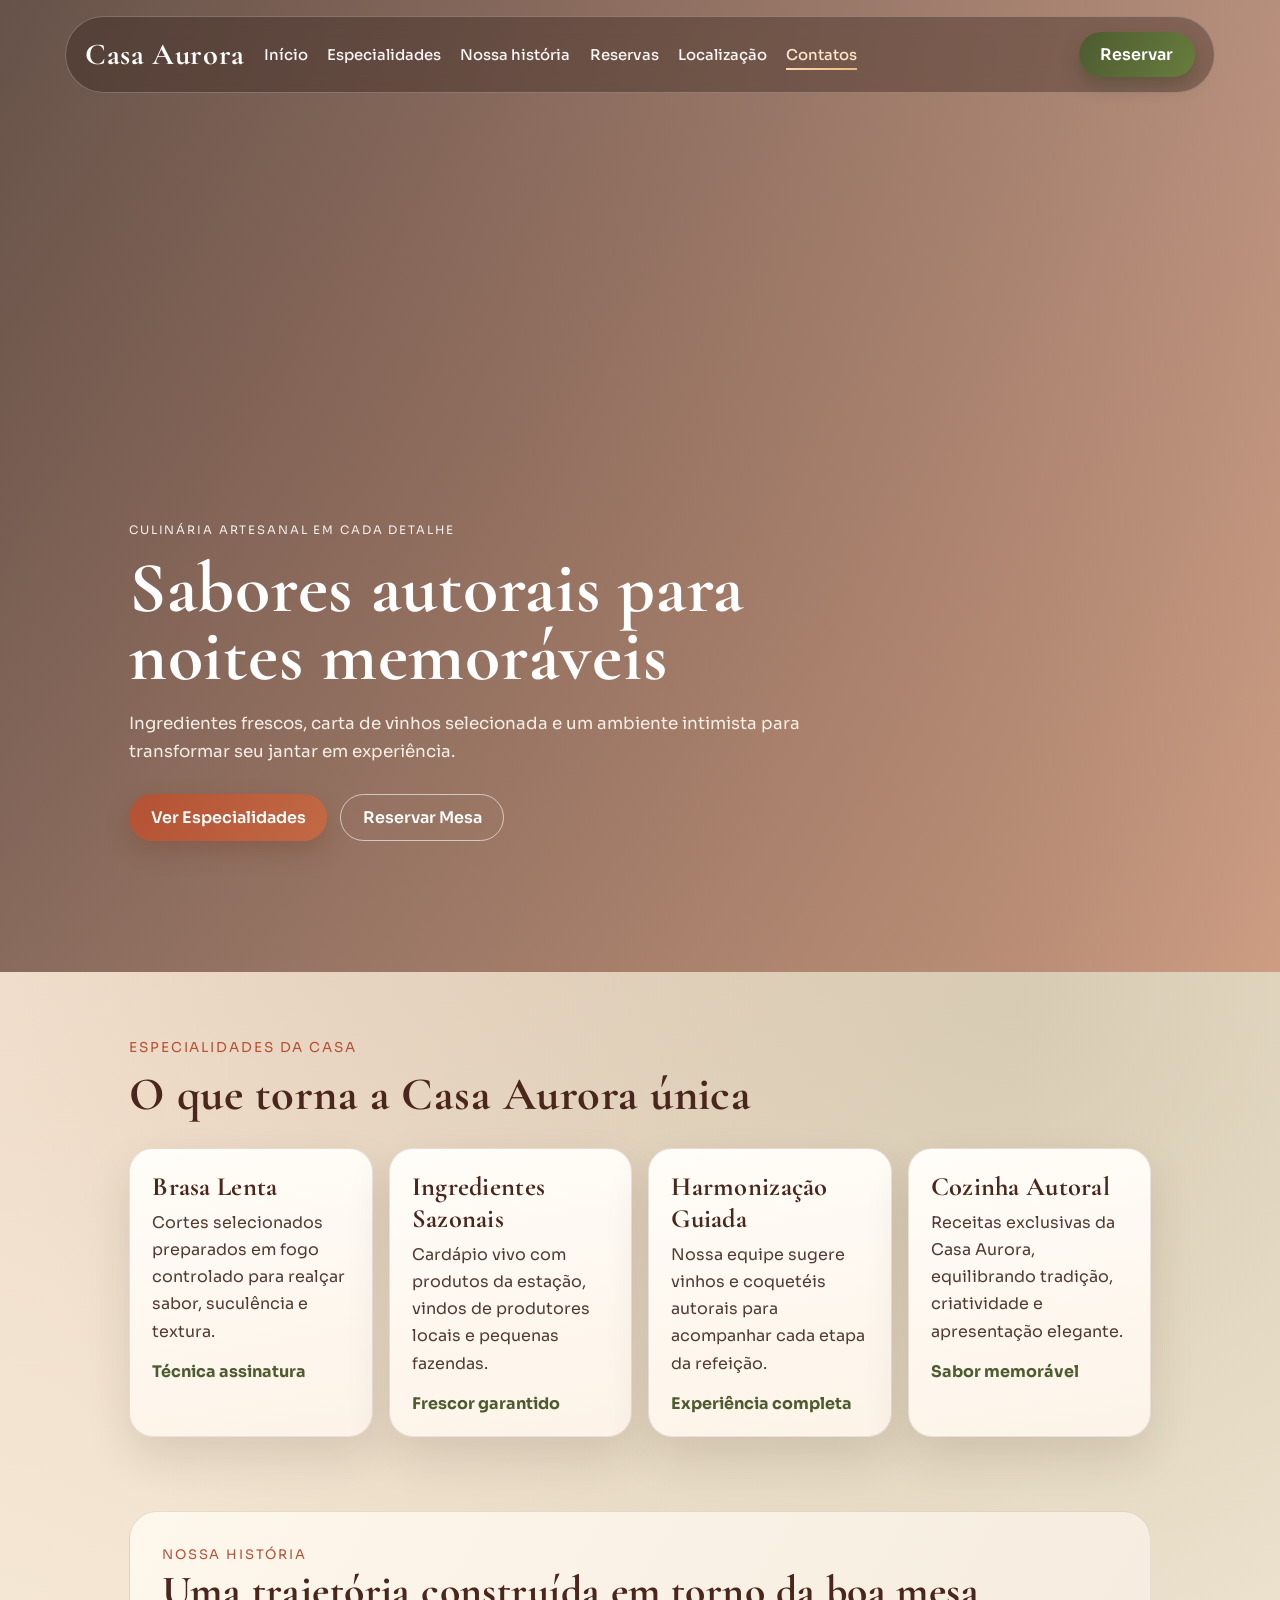
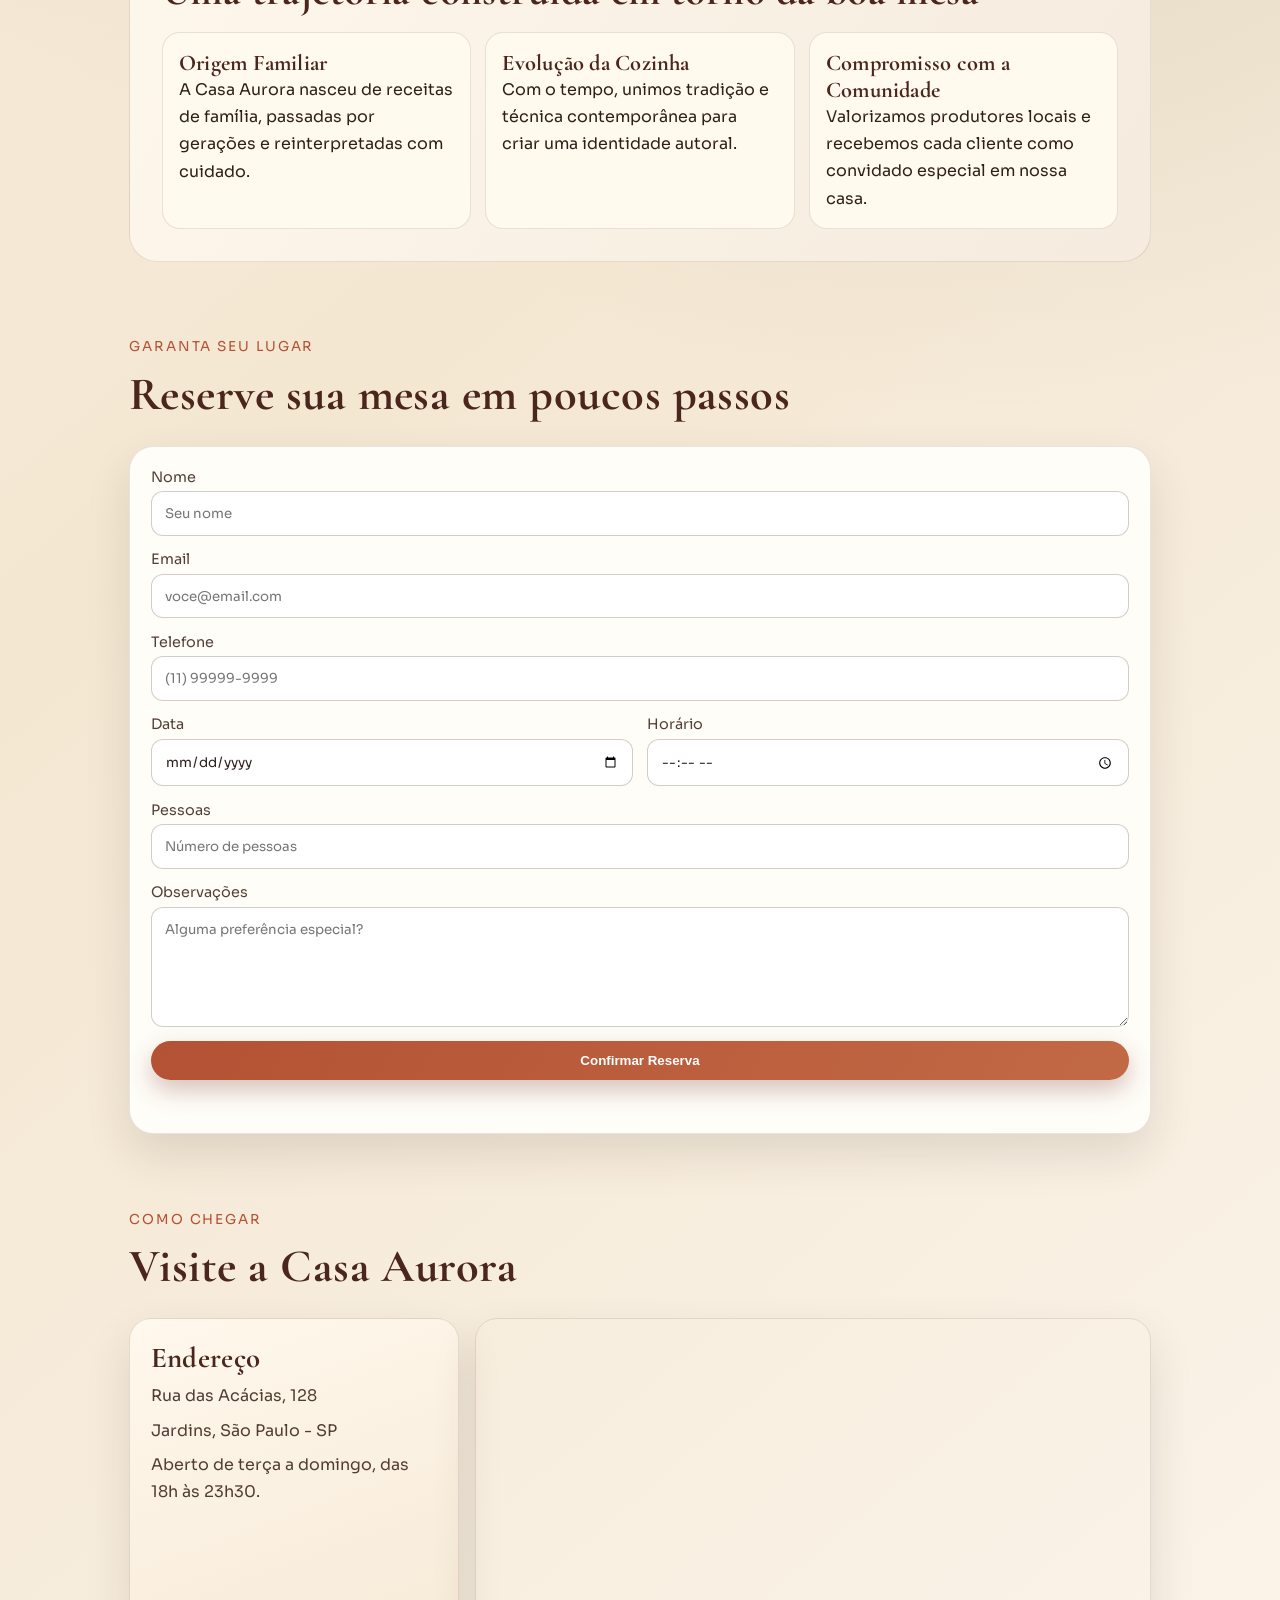
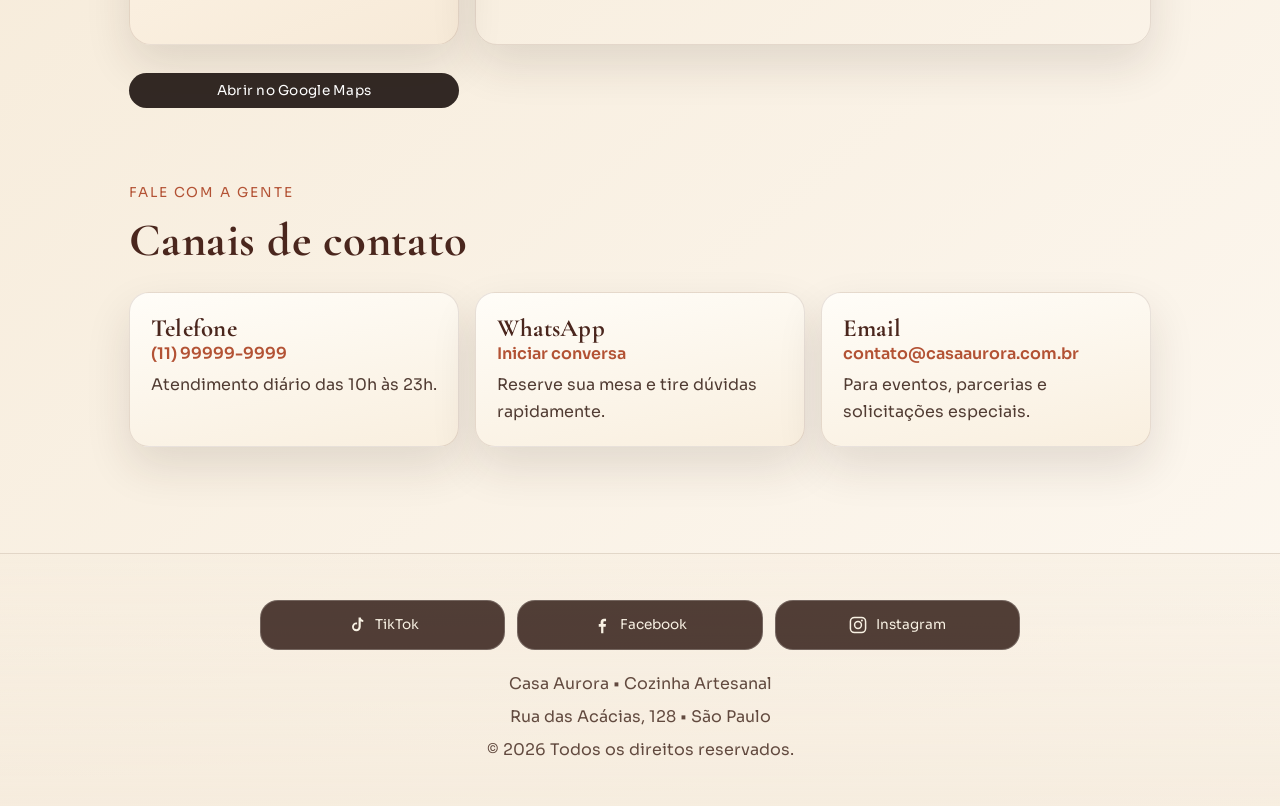
<file: index.html>
<!DOCTYPE html>
<html lang="pt-BR">
<head>
  <!-- Essa página só existe para levar o usuário para a pasta do projeto. -->
  <meta charset="UTF-8">
  <meta name="viewport" content="width=device-width, initial-scale=1.0">
  <title>Redirecionando...</title>
  <meta http-equiv="refresh" content="0; url=./casa-aurora/">
  <script>
    window.location.replace("./casa-aurora/");
  </script>
</head>
<body>
  <!-- Caso o redirecionamento automático falhe, o link manual continua funcionando. -->
  <p>Redirecionando para o projeto...</p>
  <p>Se nao redirecionar, acesse <a href="./casa-aurora/">aqui</a>.</p>
</body>
</html>
</file>
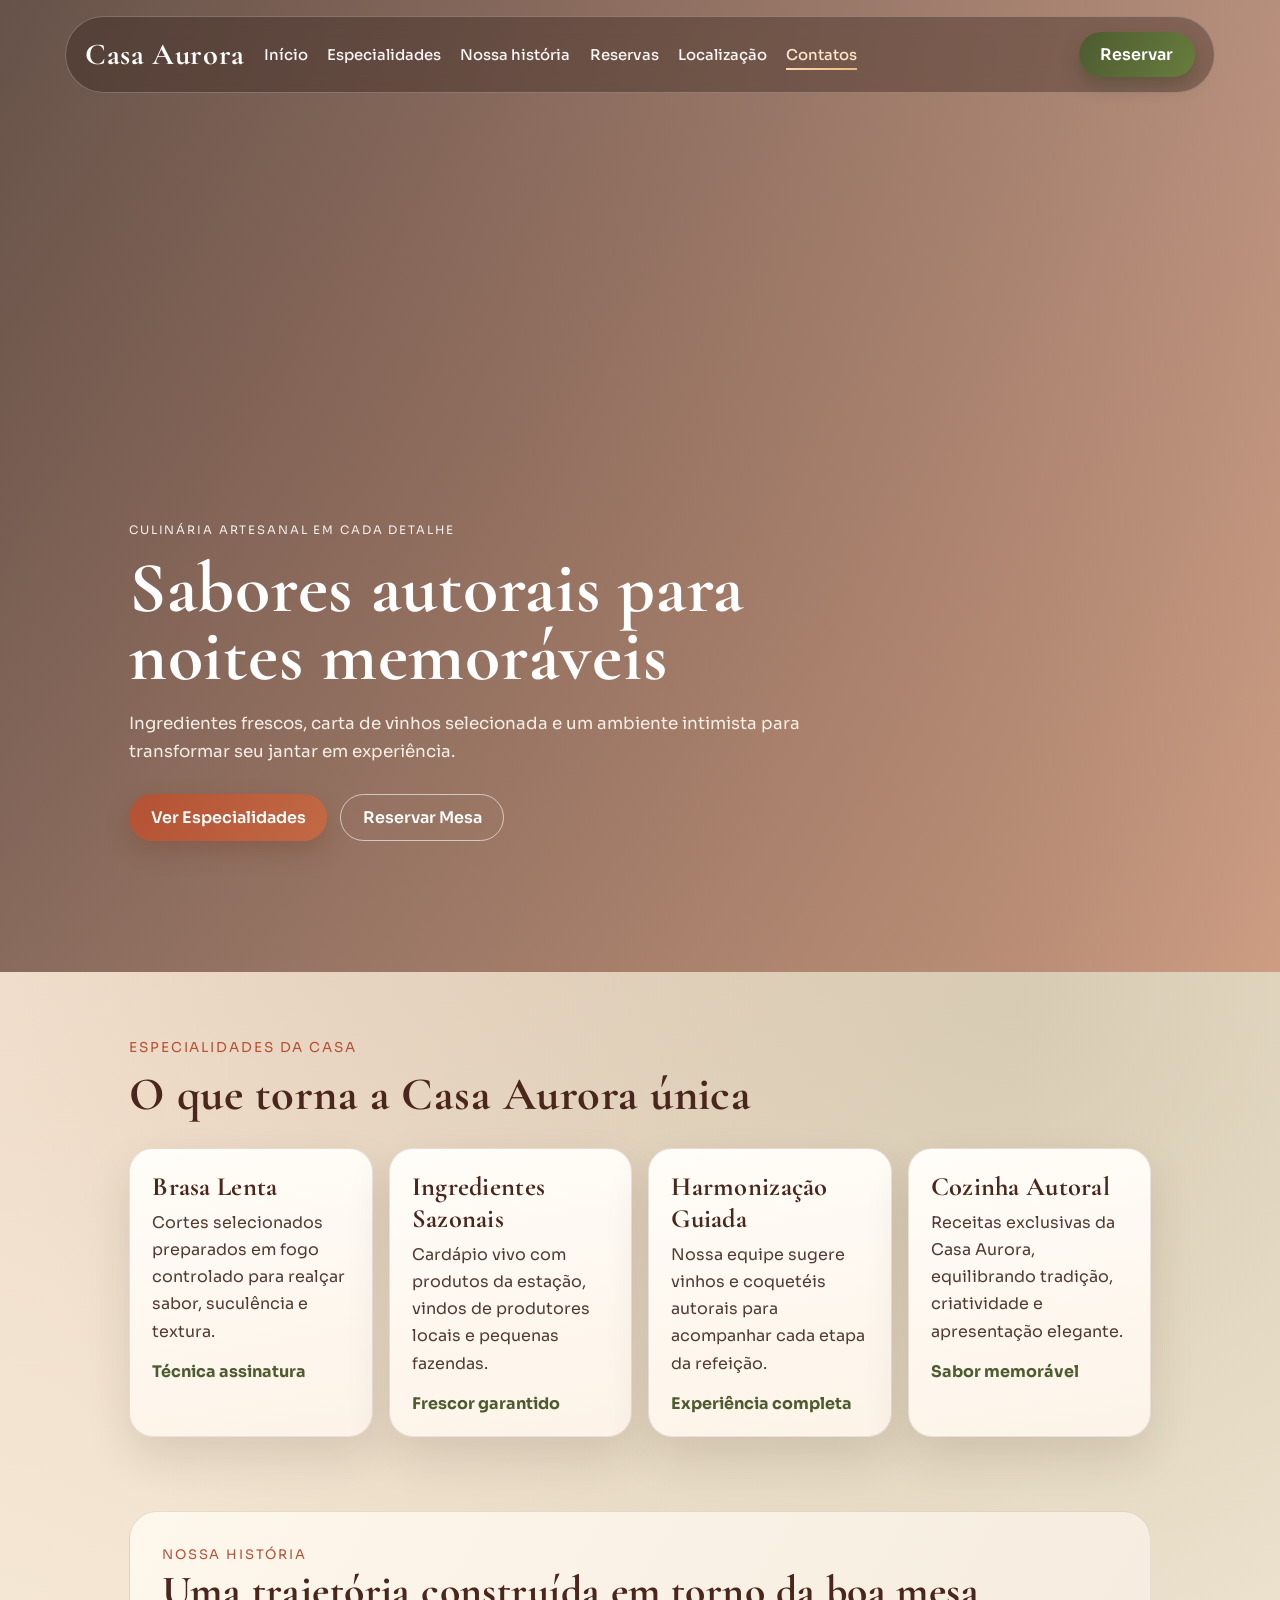
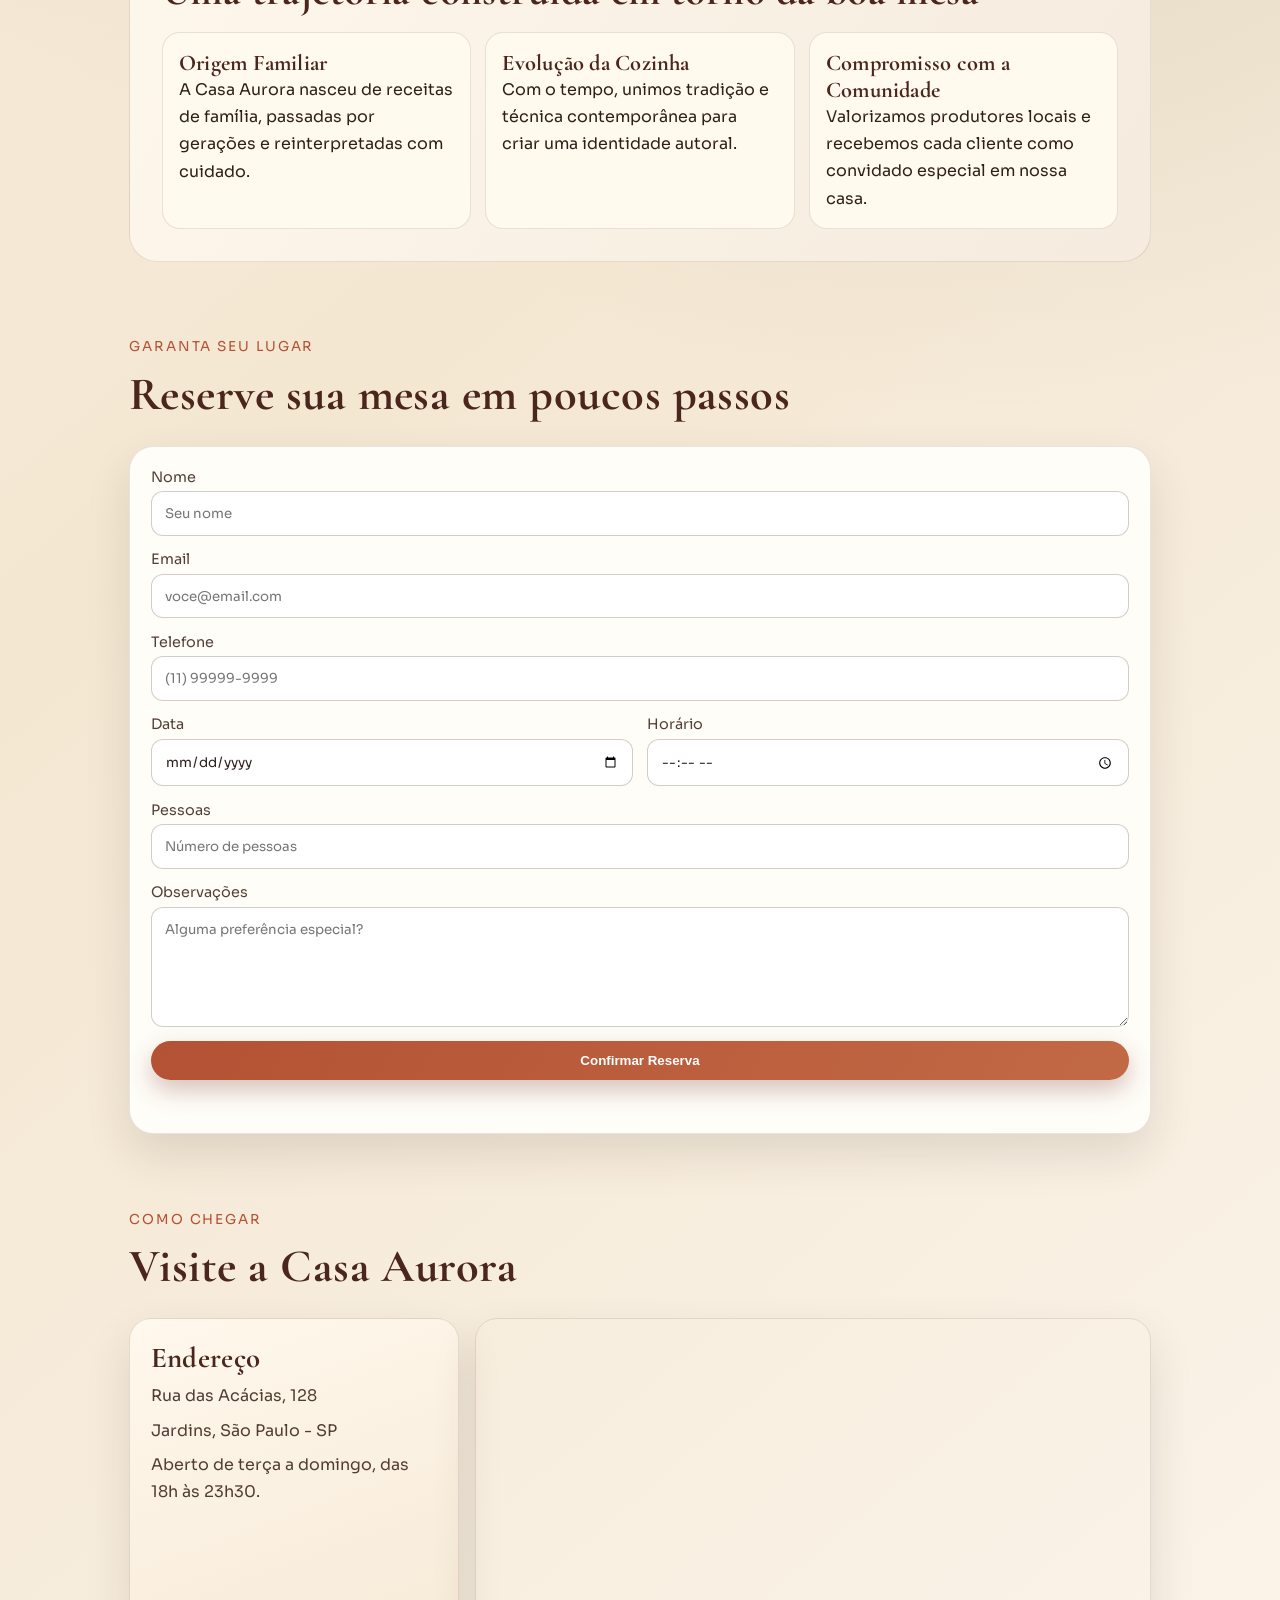
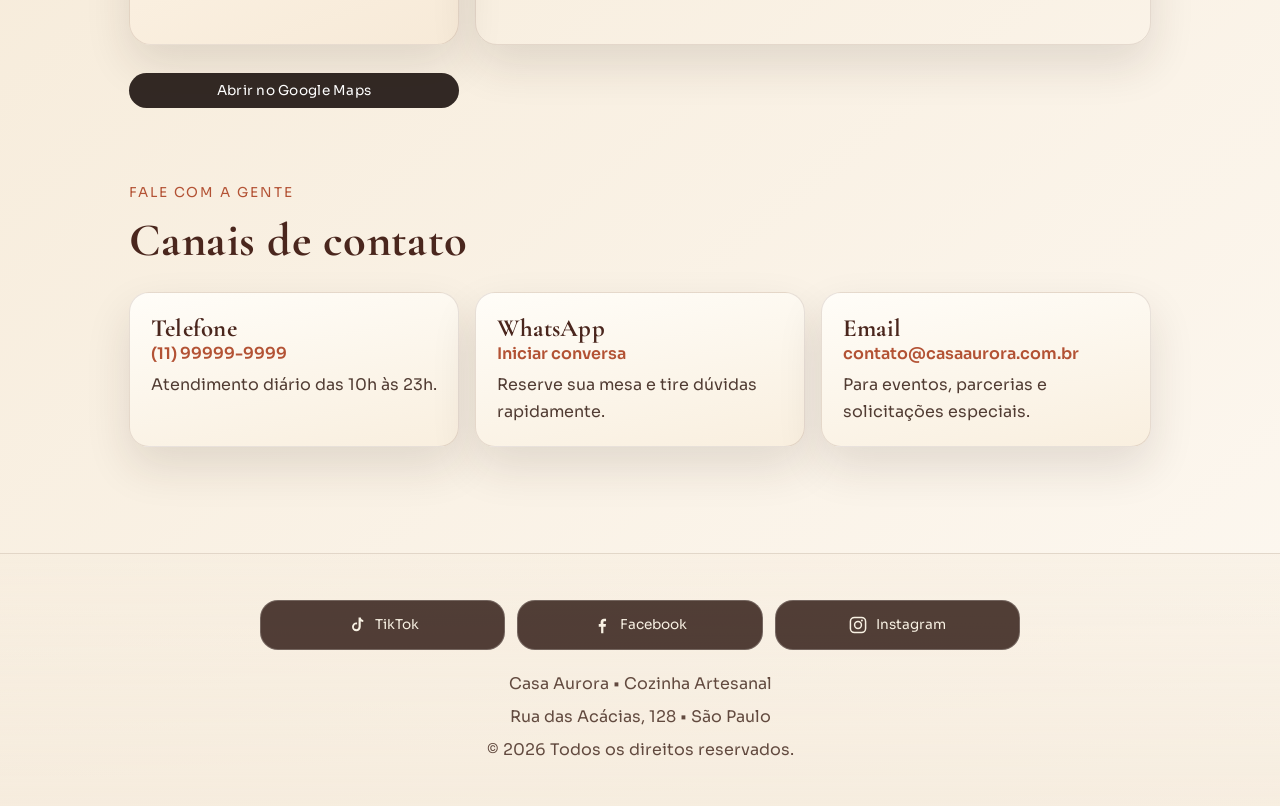
<file: casa-aurora/index.html>
<!DOCTYPE html>
<html lang="pt-BR">
<head>
  <!-- Configurações básicas da página -->
  <meta charset="UTF-8">
  <meta name="viewport" content="width=device-width, initial-scale=1.0">
  <title>Casa Aurora – Cozinha Artesanal</title>
  <link rel="stylesheet" href="style.css">

  <!-- Fontes usadas no site -->
  <link rel="preconnect" href="https://fonts.googleapis.com">
  <link rel="preconnect" href="https://fonts.gstatic.com" crossorigin>
  <link href="https://fonts.googleapis.com/css2?family=Cormorant+Garamond:wght@500;600;700&family=Sora:wght@300;400;500;600&display=swap" rel="stylesheet">
</head>
<body>
  <!-- Cabeçalho principal com navegação e apresentação inicial -->
  <header class="site-header" id="home">
    <!-- Menu principal -->
    <nav class="nav-shell">
      <a href="#home" class="logo" aria-label="Voltar ao início">Casa Aurora</a>
      <button class="menu-toggle" id="menuToggle" aria-label="Abrir menu" aria-expanded="false" aria-controls="navLinks">☰</button>
      <ul id="navLinks" class="nav-links">
        <li><a href="#home">Início</a></li>
        <li><a href="#especialidades">Especialidades</a></li>
        <li><a href="#experiencia">Nossa história</a></li>
        <li><a href="#reservas">Reservas</a></li>
        <li><a href="#localizacao">Localização</a></li>
        <li><a href="#contatos">Contatos</a></li>
      </ul>
      <a href="#reservas" class="btn btn-nav">Reservar</a>
    </nav>

    <!-- Parte principal do topo com chamada do restaurante -->
    <section class="hero reveal">
      <p class="hero-kicker">Culinária artesanal em cada detalhe</p>
      <h1>Sabores autorais para noites memoráveis</h1>
      <p class="hero-text">Ingredientes frescos, carta de vinhos selecionada e um ambiente intimista para transformar seu jantar em experiência.</p>
      <div class="hero-actions">
        <a href="#especialidades" class="btn">Ver Especialidades</a>
        <a href="#reservas" class="btn btn-ghost">Reservar Mesa</a>
      </div>
    </section>
  </header>

  <main>
    <!-- Bloco com os diferenciais do restaurante -->
    <section id="especialidades" class="section reveal">
      <div class="section-title">
        <p>Especialidades da casa</p>
        <h2>O que torna a Casa Aurora única</h2>
      </div>
      <div class="menu-grid">
        <article class="card">
          <h3>Brasa Lenta</h3>
          <p>Cortes selecionados preparados em fogo controlado para realçar sabor, suculência e textura.</p>
          <strong>Técnica assinatura</strong>
        </article>
        <article class="card">
          <h3>Ingredientes Sazonais</h3>
          <p>Cardápio vivo com produtos da estação, vindos de produtores locais e pequenas fazendas.</p>
          <strong>Frescor garantido</strong>
        </article>
        <article class="card">
          <h3>Harmonização Guiada</h3>
          <p>Nossa equipe sugere vinhos e coquetéis autorais para acompanhar cada etapa da refeição.</p>
          <strong>Experiência completa</strong>
        </article>
        <article class="card">
          <h3>Cozinha Autoral</h3>
          <p>Receitas exclusivas da Casa Aurora, equilibrando tradição, criatividade e apresentação elegante.</p>
          <strong>Sabor memorável</strong>
        </article>
      </div>
    </section>

    <!-- Parte contando um pouco da história do restaurante -->
    <section id="experiencia" class="section section-highlight reveal">
      <div>
        <p>Nossa história</p>
        <h2>Uma trajetória construída em torno da boa mesa</h2>
      </div>
      <div class="highlight-grid">
        <div>
          <h3>Origem Familiar</h3>
          <p>A Casa Aurora nasceu de receitas de família, passadas por gerações e reinterpretadas com cuidado.</p>
        </div>
        <div>
          <h3>Evolução da Cozinha</h3>
          <p>Com o tempo, unimos tradição e técnica contemporânea para criar uma identidade autoral.</p>
        </div>
        <div>
          <h3>Compromisso com a Comunidade</h3>
          <p>Valorizamos produtores locais e recebemos cada cliente como convidado especial em nossa casa.</p>
        </div>
      </div>
    </section>

    <!-- Formulário simples para reservas -->
    <section id="reservas" class="section reveal">
      <div class="section-title">
        <p>Garanta seu lugar</p>
        <h2>Reserve sua mesa em poucos passos</h2>
      </div>
      <form id="reservaForm" class="booking-form">
        <label>
          Nome
          <input type="text" placeholder="Seu nome" required>
        </label>
        <label>
          Email
          <input type="email" placeholder="voce@email.com" required>
        </label>
        <label>
          Telefone
          <input type="tel" placeholder="(11) 99999-9999" required>
        </label>
        <div class="form-row">
          <label>
            Data
            <input type="date" required>
          </label>
          <label>
            Horário
            <input type="time" required>
          </label>
        </div>
        <label>
          Pessoas
          <input type="number" min="1" placeholder="Número de pessoas" required>
        </label>
        <label>
          Observações
          <textarea placeholder="Alguma preferência especial?"></textarea>
        </label>
        <button type="submit" class="btn">Confirmar Reserva</button>
        <p id="formMessage" class="form-message" aria-live="polite"></p>
      </form>
    </section>

    <!-- Área com endereço e mapa -->
    <section id="localizacao" class="section reveal">
      <div class="section-title">
        <p>Como chegar</p>
        <h2>Visite a Casa Aurora</h2>
      </div>
      <div class="location-layout">
        <div class="location-info">
          <h3>Endereço</h3>
          <p>Rua das Acácias, 128</p>
          <p>Jardins, São Paulo - SP</p>
          <p>Aberto de terça a domingo, das 18h às 23h30.</p>
        </div>
        <div class="map-link" aria-label="Mapa da localização da Casa Aurora">
          <iframe
            title="Mapa da localização da Casa Aurora"
            src="https://maps.google.com/maps?q=Rua%20das%20Acacias%2C%20128%20Jardins%20Sao%20Paulo%20SP&z=15&output=embed"
            loading="lazy"
            referrerpolicy="no-referrer-when-downgrade"
          ></iframe>
        </div>
        <a
          class="map-open-link"
          href="https://www.google.com/maps/search/?api=1&query=Rua+das+Acacias+128+Jardins+Sao+Paulo+SP"
          target="_blank"
          rel="noopener noreferrer"
          aria-label="Abrir endereço da Casa Aurora no Google Maps"
        >Abrir no Google Maps</a>
      </div>
    </section>

    <!-- Canais de contato do restaurante -->
    <section id="contatos" class="section reveal">
      <div class="section-title">
        <p>Fale com a gente</p>
        <h2>Canais de contato</h2>
      </div>
      <div class="contacts-grid">
        <article class="contact-card">
          <h3>Telefone</h3>
          <a href="tel:+5511999999999">(11) 99999-9999</a>
          <p>Atendimento diário das 10h às 23h.</p>
        </article>
        <article class="contact-card">
          <h3>WhatsApp</h3>
          <a href="https://wa.me/5511999999999" target="_blank" rel="noopener noreferrer">Iniciar conversa</a>
          <p>Reserve sua mesa e tire dúvidas rapidamente.</p>
        </article>
        <article class="contact-card">
          <h3>Email</h3>
          <a href="mailto:contato@casaaurora.com.br">contato@casaaurora.com.br</a>
          <p>Para eventos, parcerias e solicitações especiais.</p>
        </article>
      </div>
    </section>
  </main>

  <!-- Rodapé com nome, endereço e redes sociais -->
  <footer class="site-footer">
    <!-- Links das redes sociais -->
    <div class="footer-socials">
      <a class="social-link" href="https://www.tiktok.com" target="_blank" rel="noopener noreferrer" aria-label="TikTok da Casa Aurora">
        <svg class="social-icon" viewBox="0 0 24 24" aria-hidden="true"><path d="M14.33 3h2.24c.2 1.63 1.3 2.86 2.93 3.1v2.4a6.1 6.1 0 0 1-3.01-.88v6.62a5.24 5.24 0 1 1-5.24-5.24c.3 0 .58.03.86.08v2.45a2.8 2.8 0 1 0 1.78 2.61V3Z"/></svg>
        <span class="social-label">TikTok</span>
      </a>
      <a class="social-link" href="https://www.facebook.com" target="_blank" rel="noopener noreferrer" aria-label="Facebook da Casa Aurora">
        <svg class="social-icon" viewBox="0 0 24 24" aria-hidden="true"><path d="M13.66 22v-8.02h2.7l.4-3.13h-3.1V8.86c0-.9.26-1.51 1.55-1.51h1.66V4.54c-.29-.04-1.29-.12-2.45-.12-2.43 0-4.09 1.48-4.09 4.2v2.23H8.1v3.13h2.83V22h2.73Z"/></svg>
        <span class="social-label">Facebook</span>
      </a>
      <a class="social-link" href="https://www.instagram.com" target="_blank" rel="noopener noreferrer" aria-label="Instagram da Casa Aurora">
        <svg class="social-icon" viewBox="0 0 24 24" aria-hidden="true"><path d="M7.75 2h8.5A5.75 5.75 0 0 1 22 7.75v8.5A5.75 5.75 0 0 1 16.25 22h-8.5A5.75 5.75 0 0 1 2 16.25v-8.5A5.75 5.75 0 0 1 7.75 2Zm0 1.8A3.95 3.95 0 0 0 3.8 7.75v8.5a3.95 3.95 0 0 0 3.95 3.95h8.5a3.95 3.95 0 0 0 3.95-3.95v-8.5a3.95 3.95 0 0 0-3.95-3.95h-8.5Zm8.95 1.55a1.15 1.15 0 1 1 0 2.3 1.15 1.15 0 0 1 0-2.3ZM12 7a5 5 0 1 1 0 10 5 5 0 0 1 0-10Zm0 1.8A3.2 3.2 0 1 0 12 15.2 3.2 3.2 0 0 0 12 8.8Z"/></svg>
        <span class="social-label">Instagram</span>
      </a>
    </div>
    <p>Casa Aurora • Cozinha Artesanal</p>
    <p>Rua das Acácias, 128 • São Paulo</p>
    <p>&copy; <span id="currentYear"></span> Todos os direitos reservados.</p>
  </footer>

  <script src="script.js"></script>
</body>
</html>
</file>
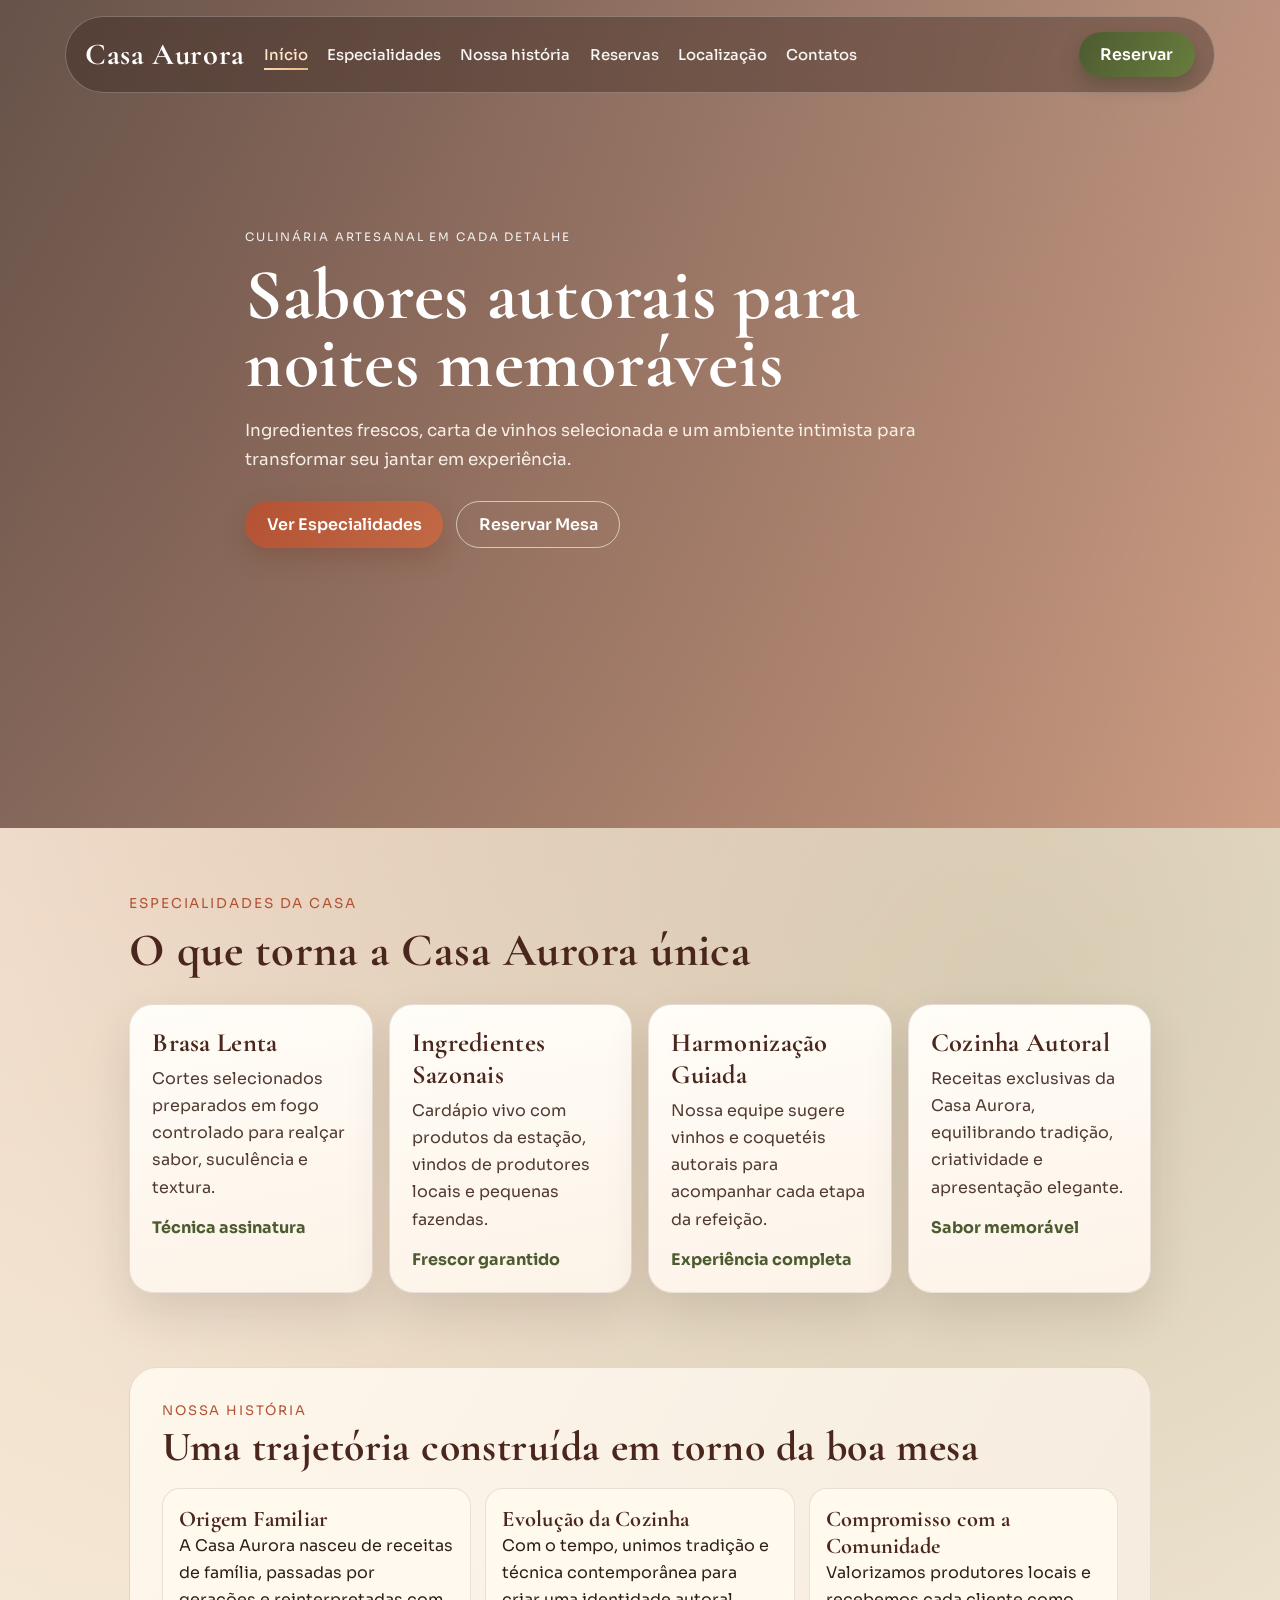
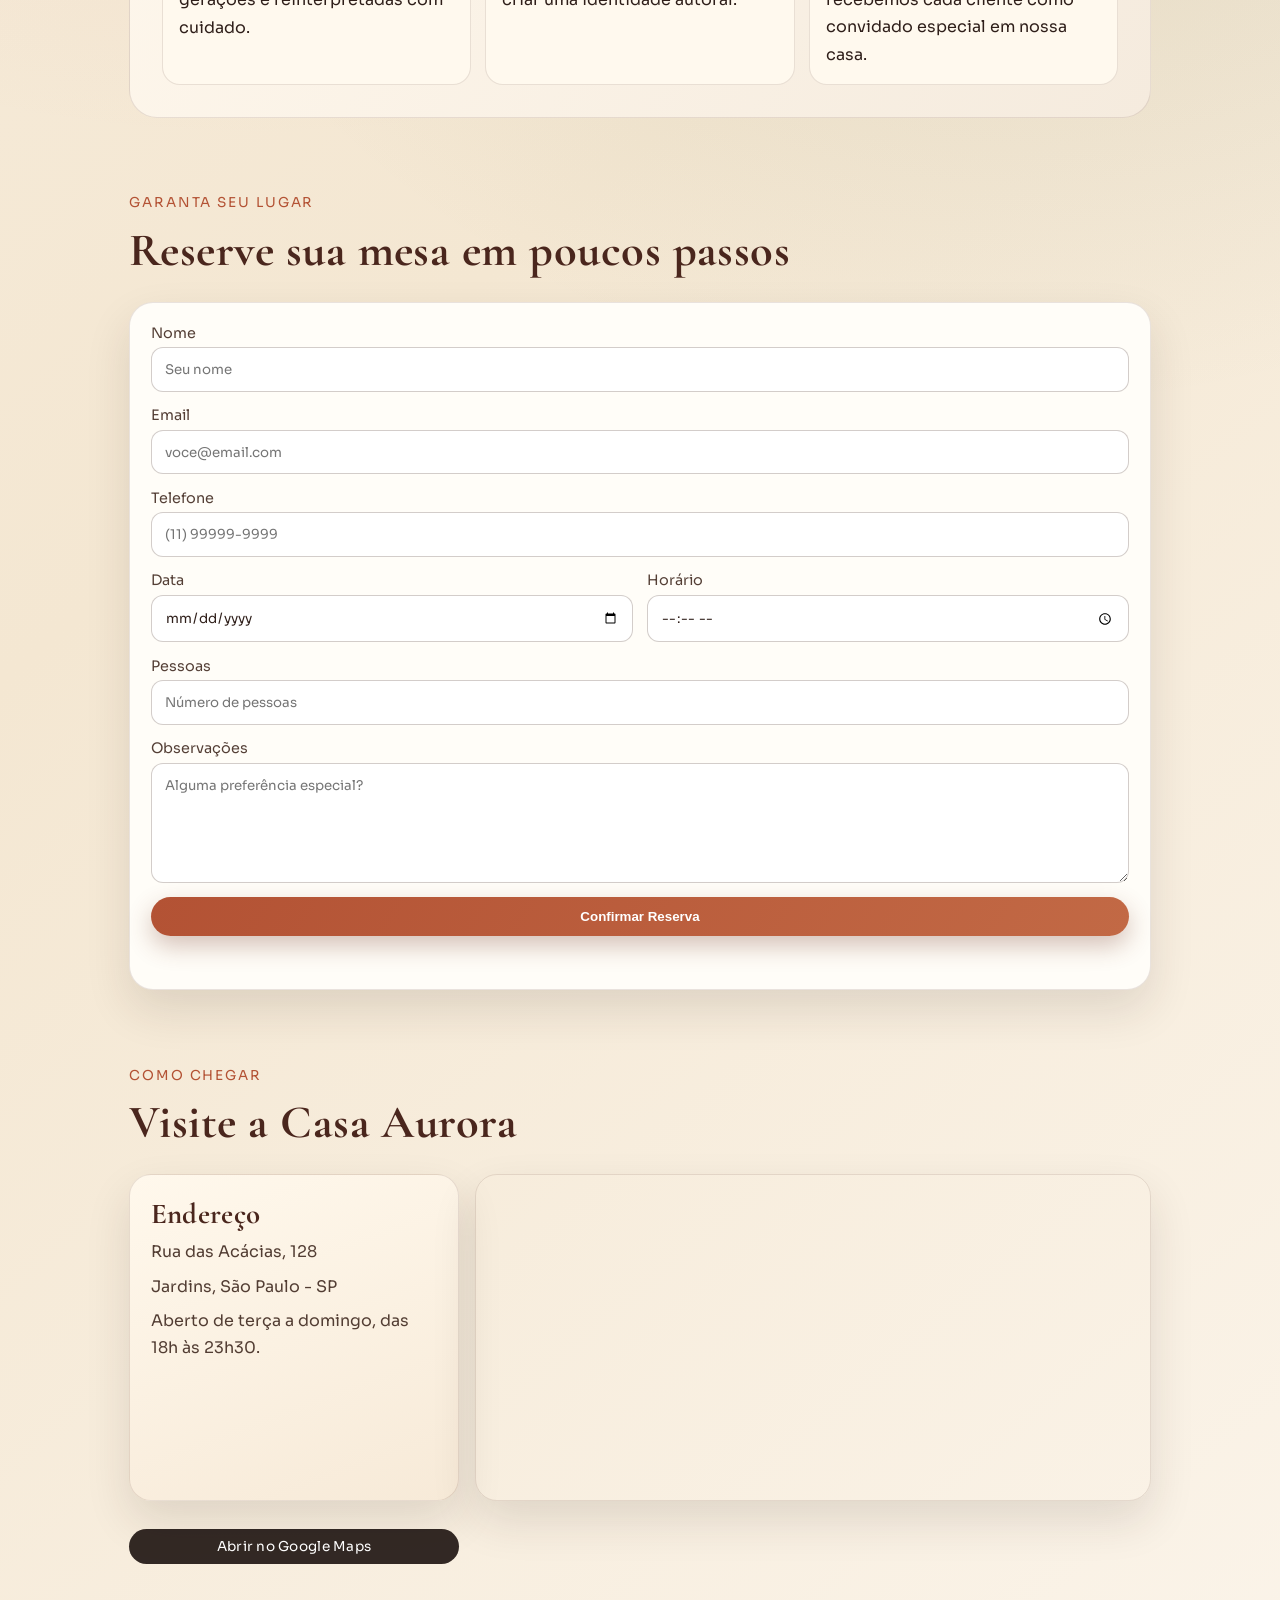
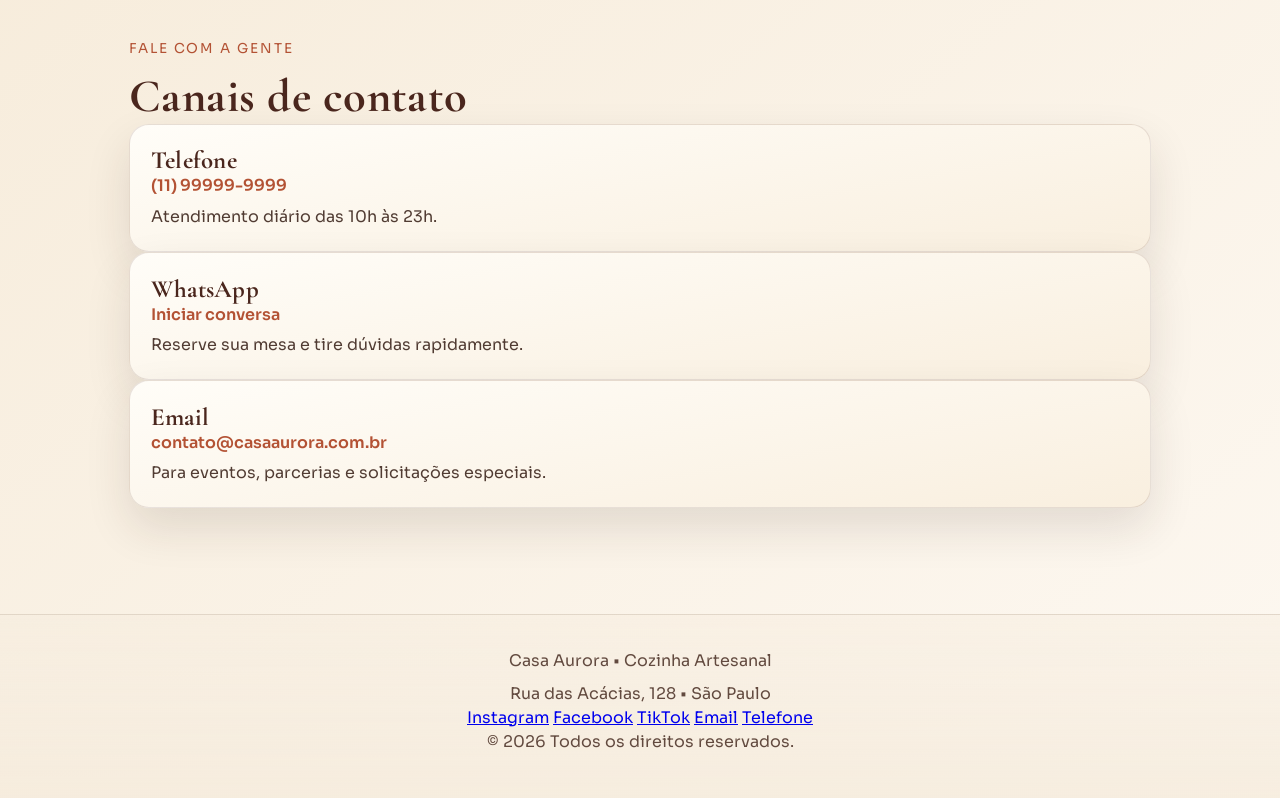
<file: casa-aurora/casa-aurora/index.html>
<!DOCTYPE html>
<html lang="pt-BR">
<head>
  <meta charset="UTF-8">
  <meta name="viewport" content="width=device-width, initial-scale=1.0">
  <title>Casa Aurora – Cozinha Artesanal</title>
  <link rel="stylesheet" href="style.css">
  <link rel="preconnect" href="https://fonts.googleapis.com">
  <link rel="preconnect" href="https://fonts.gstatic.com" crossorigin>
  <link href="https://fonts.googleapis.com/css2?family=Cormorant+Garamond:wght@500;600;700&family=Sora:wght@300;400;500;600&display=swap" rel="stylesheet">
</head>
<body>
  <header class="site-header" id="home">
    <nav class="nav-shell">
      <a href="#home" class="logo" aria-label="Voltar ao início">Casa Aurora</a>
      <button class="menu-toggle" id="menuToggle" aria-label="Abrir menu" aria-expanded="false" aria-controls="navLinks">☰</button>
      <ul id="navLinks" class="nav-links">
        <li><a href="#home">Início</a></li>
        <li><a href="#especialidades">Especialidades</a></li>
        <li><a href="#experiencia">Nossa história</a></li>
        <li><a href="#reservas">Reservas</a></li>
        <li><a href="#localizacao">Localização</a></li>
        <li><a href="#contatos">Contatos</a></li>
      </ul>
      <a href="#reservas" class="btn btn-nav">Reservar</a>
    </nav>

    <section class="hero reveal">
      <p class="hero-kicker">Culinária artesanal em cada detalhe</p>
      <h1>Sabores autorais para noites memoráveis</h1>
      <p class="hero-text">Ingredientes frescos, carta de vinhos selecionada e um ambiente intimista para transformar seu jantar em experiência.</p>
      <div class="hero-actions">
        <a href="#especialidades" class="btn">Ver Especialidades</a>
        <a href="#reservas" class="btn btn-ghost">Reservar Mesa</a>
      </div>
    </section>
  </header>

  <main>
    <section id="especialidades" class="section reveal">
      <div class="section-title">
        <p>Especialidades da casa</p>
        <h2>O que torna a Casa Aurora única</h2>
      </div>
      <div class="menu-grid">
        <article class="card">
          <h3>Brasa Lenta</h3>
          <p>Cortes selecionados preparados em fogo controlado para realçar sabor, suculência e textura.</p>
          <strong>Técnica assinatura</strong>
        </article>
        <article class="card">
          <h3>Ingredientes Sazonais</h3>
          <p>Cardápio vivo com produtos da estação, vindos de produtores locais e pequenas fazendas.</p>
          <strong>Frescor garantido</strong>
        </article>
        <article class="card">
          <h3>Harmonização Guiada</h3>
          <p>Nossa equipe sugere vinhos e coquetéis autorais para acompanhar cada etapa da refeição.</p>
          <strong>Experiência completa</strong>
        </article>
        <article class="card">
          <h3>Cozinha Autoral</h3>
          <p>Receitas exclusivas da Casa Aurora, equilibrando tradição, criatividade e apresentação elegante.</p>
          <strong>Sabor memorável</strong>
        </article>
      </div>
    </section>

    <section id="experiencia" class="section section-highlight reveal">
      <div>
        <p>Nossa história</p>
        <h2>Uma trajetória construída em torno da boa mesa</h2>
      </div>
      <div class="highlight-grid">
        <div>
          <h3>Origem Familiar</h3>
          <p>A Casa Aurora nasceu de receitas de família, passadas por gerações e reinterpretadas com cuidado.</p>
        </div>
        <div>
          <h3>Evolução da Cozinha</h3>
          <p>Com o tempo, unimos tradição e técnica contemporânea para criar uma identidade autoral.</p>
        </div>
        <div>
          <h3>Compromisso com a Comunidade</h3>
          <p>Valorizamos produtores locais e recebemos cada cliente como convidado especial em nossa casa.</p>
        </div>
      </div>
    </section>

    <section id="reservas" class="section reveal">
      <div class="section-title">
        <p>Garanta seu lugar</p>
        <h2>Reserve sua mesa em poucos passos</h2>
      </div>
      <form id="reservaForm" class="booking-form">
        <label>
          Nome
          <input type="text" placeholder="Seu nome" required>
        </label>
        <label>
          Email
          <input type="email" placeholder="voce@email.com" required>
        </label>
        <label>
          Telefone
          <input type="tel" placeholder="(11) 99999-9999" required>
        </label>
        <div class="form-row">
          <label>
            Data
            <input type="date" required>
          </label>
          <label>
            Horário
            <input type="time" required>
          </label>
        </div>
        <label>
          Pessoas
          <input type="number" min="1" placeholder="Número de pessoas" required>
        </label>
        <label>
          Observações
          <textarea placeholder="Alguma preferência especial?"></textarea>
        </label>
        <button type="submit" class="btn">Confirmar Reserva</button>
        <p id="formMessage" class="form-message" aria-live="polite"></p>
      </form>
    </section>

    <section id="localizacao" class="section reveal">
      <div class="section-title">
        <p>Como chegar</p>
        <h2>Visite a Casa Aurora</h2>
      </div>
      <div class="location-layout">
        <div class="location-info">
          <h3>Endereço</h3>
          <p>Rua das Acácias, 128</p>
          <p>Jardins, São Paulo - SP</p>
          <p>Aberto de terça a domingo, das 18h às 23h30.</p>
        </div>
        <div class="map-link" aria-label="Mapa da localização da Casa Aurora">
          <iframe
            title="Mapa da localização da Casa Aurora"
            src="https://maps.google.com/maps?q=Rua%20das%20Acacias%2C%20128%20Jardins%20Sao%20Paulo%20SP&z=15&output=embed"
            loading="lazy"
            referrerpolicy="no-referrer-when-downgrade"
          ></iframe>
        </div>
        <a
          class="map-open-link"
          href="https://www.google.com/maps/search/?api=1&query=Rua+das+Acacias+128+Jardins+Sao+Paulo+SP"
          target="_blank"
          rel="noopener noreferrer"
          aria-label="Abrir endereço da Casa Aurora no Google Maps"
        >Abrir no Google Maps</a>
      </div>
    </section>

    <section id="contatos" class="section reveal">
      <div class="section-title">
        <p>Fale com a gente</p>
        <h2>Canais de contato</h2>
      </div>
      <div class="contact-grid">
        <article class="contact-card">
          <h3>Telefone</h3>
          <a href="tel:+5511999999999">(11) 99999-9999</a>
          <p>Atendimento diário das 10h às 23h.</p>
        </article>
        <article class="contact-card">
          <h3>WhatsApp</h3>
          <a href="https://wa.me/5511999999999" target="_blank" rel="noopener noreferrer">Iniciar conversa</a>
          <p>Reserve sua mesa e tire dúvidas rapidamente.</p>
        </article>
        <article class="contact-card">
          <h3>Email</h3>
          <a href="mailto:contato@casaaurora.com.br">contato@casaaurora.com.br</a>
          <p>Para eventos, parcerias e solicitações especiais.</p>
        </article>
      </div>
    </section>
  </main>

  <footer class="site-footer">
    <p>Casa Aurora • Cozinha Artesanal</p>
    <p>Rua das Acácias, 128 • São Paulo</p>
    <div class="footer-social">
      <a href="https://www.instagram.com" target="_blank" rel="noopener noreferrer">Instagram</a>
      <a href="https://www.facebook.com" target="_blank" rel="noopener noreferrer">Facebook</a>
      <a href="https://www.tiktok.com" target="_blank" rel="noopener noreferrer">TikTok</a>
      <a href="mailto:contato@casaaurora.com.br">Email</a>
      <a href="tel:+5511999999999">Telefone</a>
    </div>
    <p>&copy; <span id="currentYear"></span> Todos os direitos reservados.</p>
  </footer>

  <script src="script.js"></script>
</body>
</html>
</file>
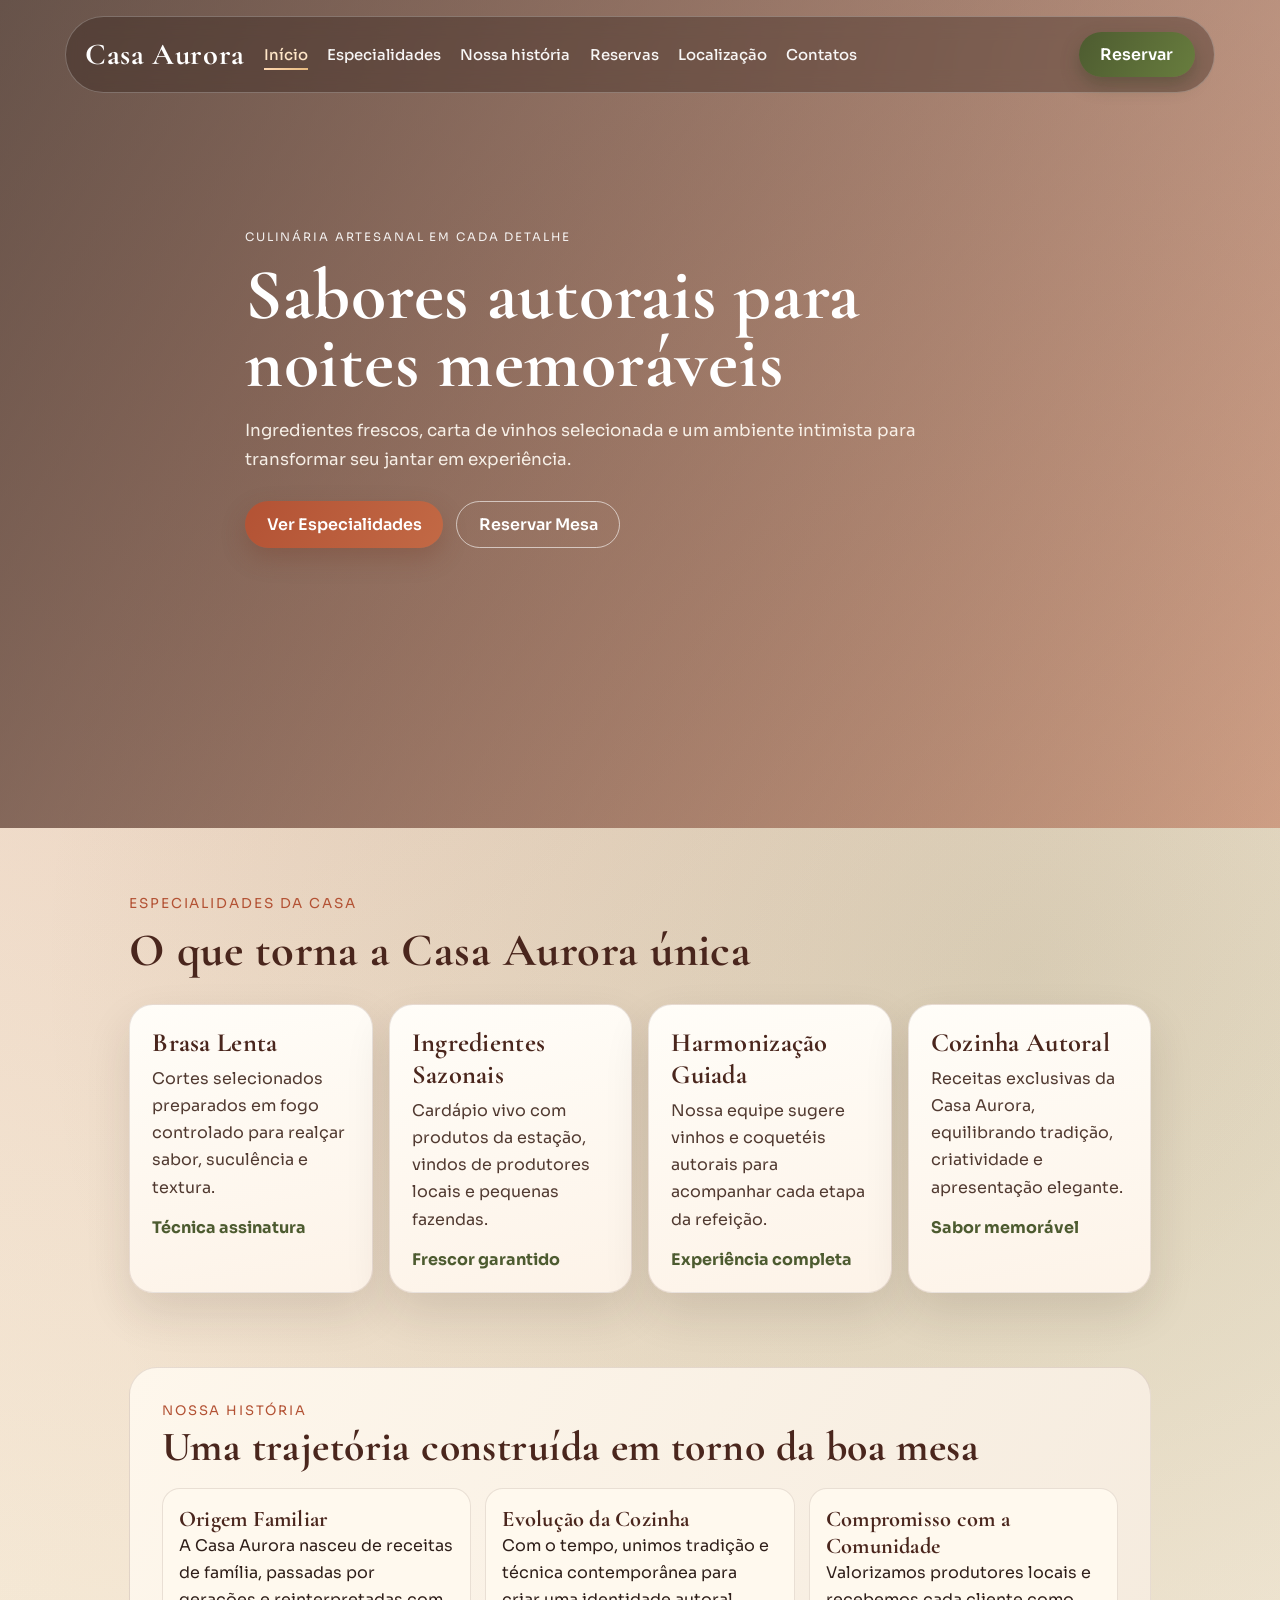
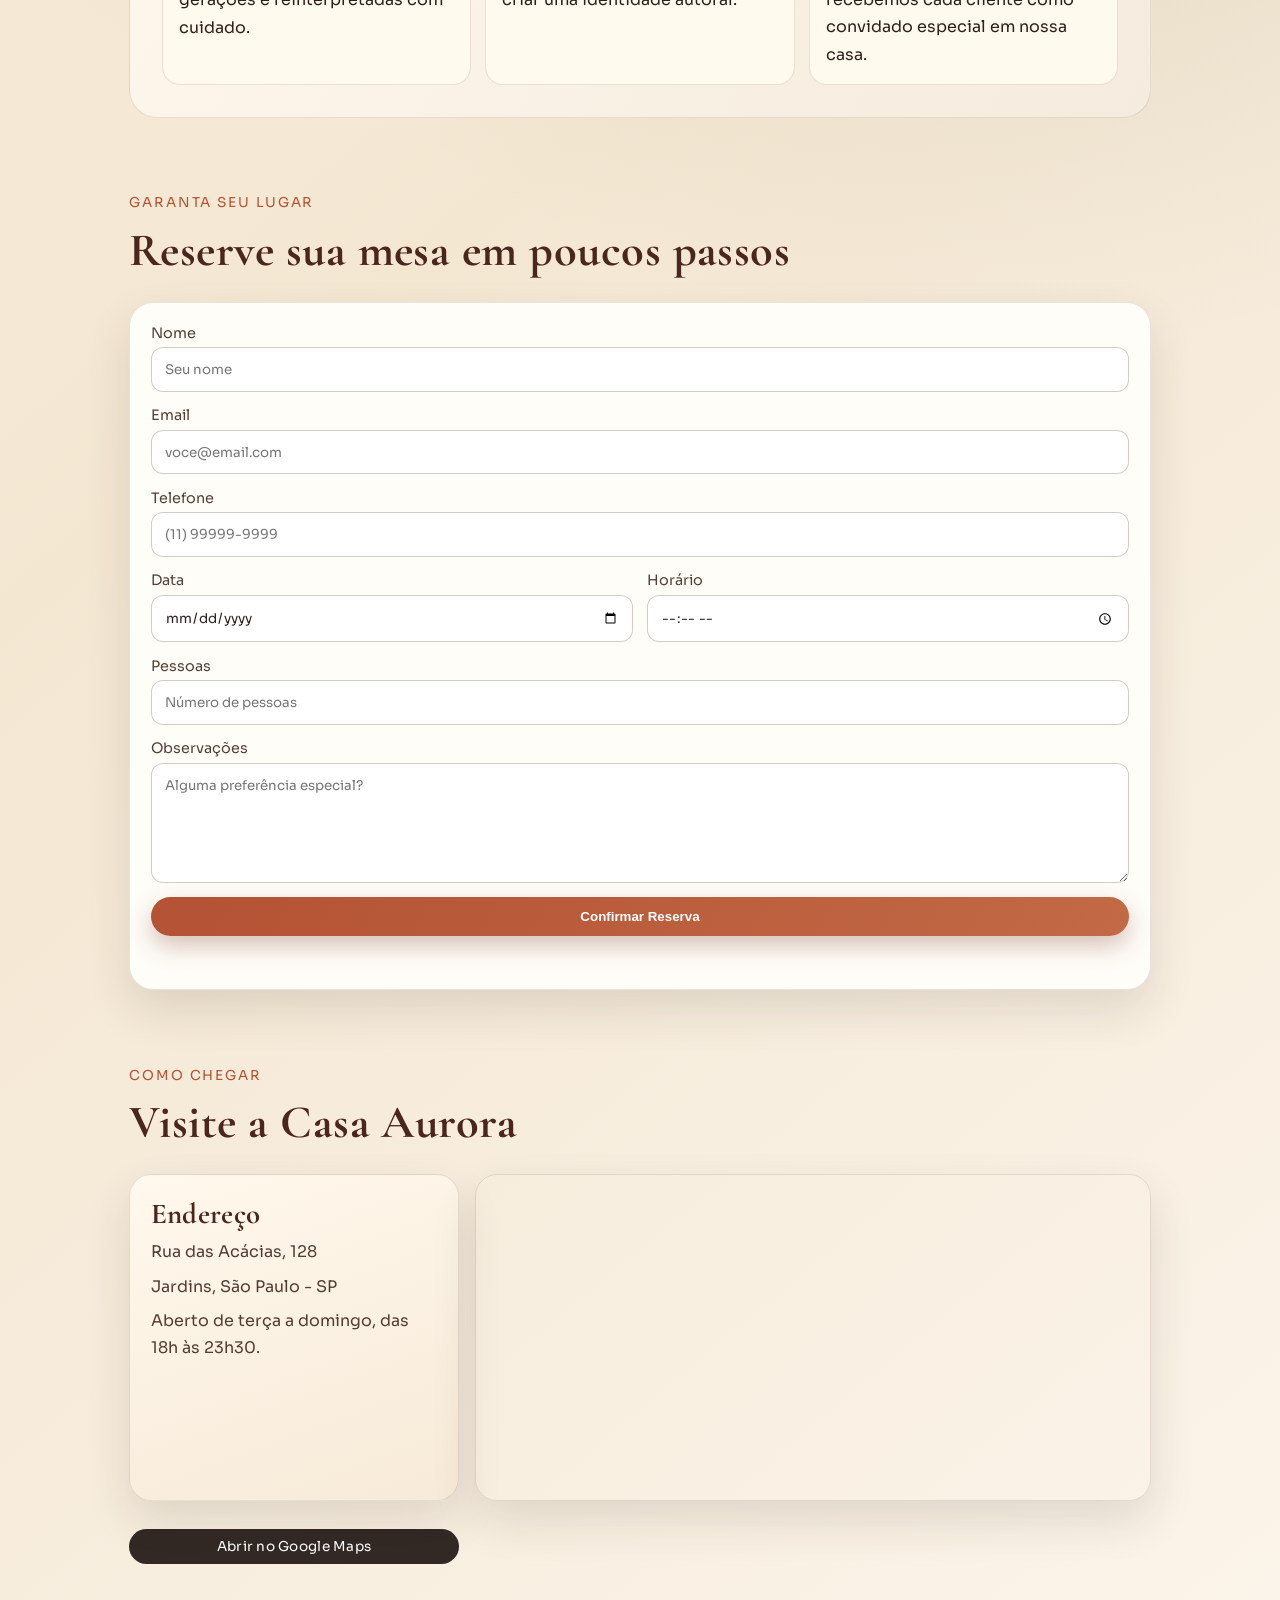
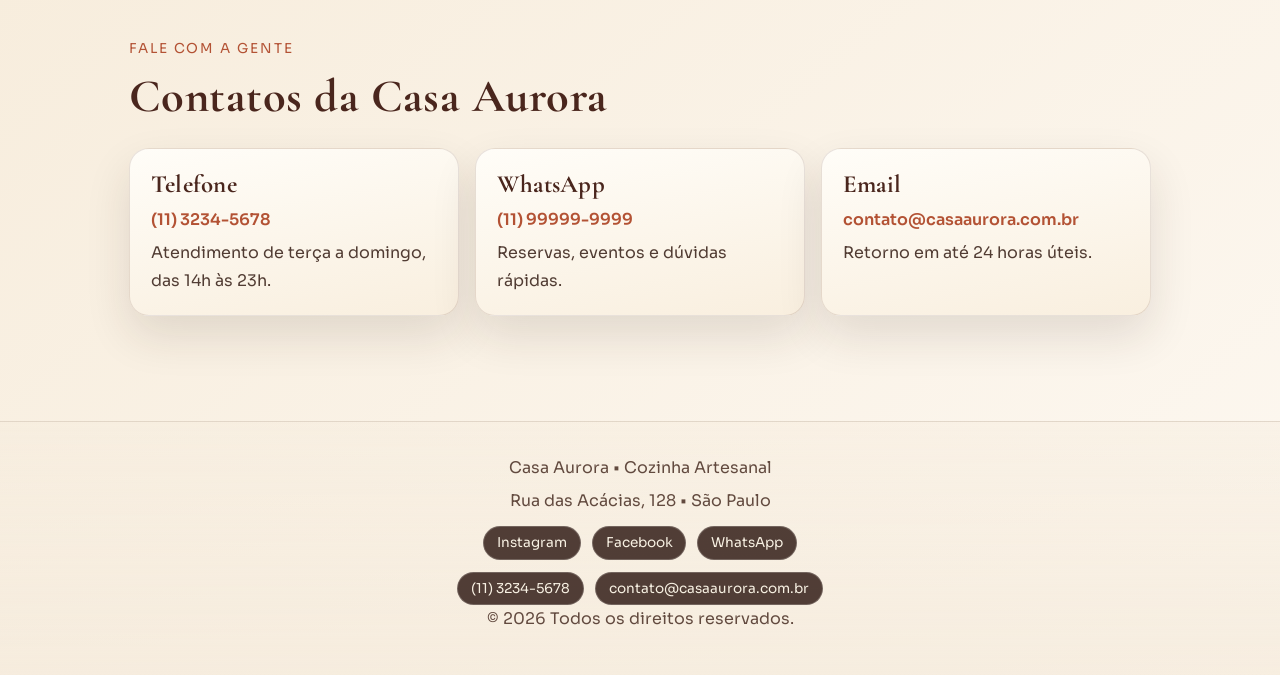
<file:  index.html>
<!DOCTYPE html>
<html lang="pt-BR">
<head>
  <meta charset="UTF-8">
  <meta name="viewport" content="width=device-width, initial-scale=1.0">
  <title>Casa Aurora – Cozinha Artesanal</title>
  <link rel="stylesheet" href="style.css">
  <link rel="preconnect" href="https://fonts.googleapis.com">
  <link rel="preconnect" href="https://fonts.gstatic.com" crossorigin>
  <link href="https://fonts.googleapis.com/css2?family=Cormorant+Garamond:wght@500;600;700&family=Sora:wght@300;400;500;600&display=swap" rel="stylesheet">
</head>
<body>
  <header class="site-header" id="home">
    <nav class="nav-shell">
      <a href="#home" class="logo" aria-label="Voltar ao início">Casa Aurora</a>
      <button class="menu-toggle" id="menuToggle" aria-label="Abrir menu" aria-expanded="false" aria-controls="navLinks">☰</button>
      <ul id="navLinks" class="nav-links">
        <li><a href="#home">Início</a></li>
        <li><a href="#especialidades">Especialidades</a></li>
        <li><a href="#experiencia">Nossa história</a></li>
        <li><a href="#reservas">Reservas</a></li>
        <li><a href="#localizacao">Localização</a></li>
        <li><a href="#contatos">Contatos</a></li>
      </ul>
      <a href="#reservas" class="btn btn-nav">Reservar</a>
    </nav>

    <section class="hero reveal">
      <p class="hero-kicker">Culinária artesanal em cada detalhe</p>
      <h1>Sabores autorais para noites memoráveis</h1>
      <p class="hero-text">Ingredientes frescos, carta de vinhos selecionada e um ambiente intimista para transformar seu jantar em experiência.</p>
      <div class="hero-actions">
        <a href="#especialidades" class="btn">Ver Especialidades</a>
        <a href="#reservas" class="btn btn-ghost">Reservar Mesa</a>
      </div>
    </section>
  </header>

  <main>
    <section id="especialidades" class="section reveal">
      <div class="section-title">
        <p>Especialidades da casa</p>
        <h2>O que torna a Casa Aurora única</h2>
      </div>
      <div class="menu-grid">
        <article class="card">
          <h3>Brasa Lenta</h3>
          <p>Cortes selecionados preparados em fogo controlado para realçar sabor, suculência e textura.</p>
          <strong>Técnica assinatura</strong>
        </article>
        <article class="card">
          <h3>Ingredientes Sazonais</h3>
          <p>Cardápio vivo com produtos da estação, vindos de produtores locais e pequenas fazendas.</p>
          <strong>Frescor garantido</strong>
        </article>
        <article class="card">
          <h3>Harmonização Guiada</h3>
          <p>Nossa equipe sugere vinhos e coquetéis autorais para acompanhar cada etapa da refeição.</p>
          <strong>Experiência completa</strong>
        </article>
        <article class="card">
          <h3>Cozinha Autoral</h3>
          <p>Receitas exclusivas da Casa Aurora, equilibrando tradição, criatividade e apresentação elegante.</p>
          <strong>Sabor memorável</strong>
        </article>
      </div>
    </section>

    <section id="experiencia" class="section section-highlight reveal">
      <div>
        <p>Nossa história</p>
        <h2>Uma trajetória construída em torno da boa mesa</h2>
      </div>
      <div class="highlight-grid">
        <div>
          <h3>Origem Familiar</h3>
          <p>A Casa Aurora nasceu de receitas de família, passadas por gerações e reinterpretadas com cuidado.</p>
        </div>
        <div>
          <h3>Evolução da Cozinha</h3>
          <p>Com o tempo, unimos tradição e técnica contemporânea para criar uma identidade autoral.</p>
        </div>
        <div>
          <h3>Compromisso com a Comunidade</h3>
          <p>Valorizamos produtores locais e recebemos cada cliente como convidado especial em nossa casa.</p>
        </div>
      </div>
    </section>

    <section id="reservas" class="section reveal">
      <div class="section-title">
        <p>Garanta seu lugar</p>
        <h2>Reserve sua mesa em poucos passos</h2>
      </div>
      <form id="reservaForm" class="booking-form">
        <label>
          Nome
          <input type="text" placeholder="Seu nome" required>
        </label>
        <label>
          Email
          <input type="email" placeholder="voce@email.com" required>
        </label>
        <label>
          Telefone
          <input type="tel" placeholder="(11) 99999-9999" required>
        </label>
        <div class="form-row">
          <label>
            Data
            <input type="date" required>
          </label>
          <label>
            Horário
            <input type="time" required>
          </label>
        </div>
        <label>
          Pessoas
          <input type="number" min="1" placeholder="Número de pessoas" required>
        </label>
        <label>
          Observações
          <textarea placeholder="Alguma preferência especial?"></textarea>
        </label>
        <button type="submit" class="btn">Confirmar Reserva</button>
        <p id="formMessage" class="form-message" aria-live="polite"></p>
      </form>
    </section>

    <section id="localizacao" class="section reveal">
      <div class="section-title">
        <p>Como chegar</p>
        <h2>Visite a Casa Aurora</h2>
      </div>
      <div class="location-layout">
        <div class="location-info">
          <h3>Endereço</h3>
          <p>Rua das Acácias, 128</p>
          <p>Jardins, São Paulo - SP</p>
          <p>Aberto de terça a domingo, das 18h às 23h30.</p>
        </div>
        <div class="map-link" aria-label="Mapa da localização da Casa Aurora">
          <iframe
            title="Mapa da localização da Casa Aurora"
            src="https://maps.google.com/maps?q=Rua%20das%20Acacias%2C%20128%20Jardins%20Sao%20Paulo%20SP&z=15&output=embed"
            loading="lazy"
            referrerpolicy="no-referrer-when-downgrade"
          ></iframe>
        </div>
        <a
          class="map-open-link"
          href="https://www.google.com/maps/search/?api=1&query=Rua+das+Acacias+128+Jardins+Sao+Paulo+SP"
          target="_blank"
          rel="noopener noreferrer"
          aria-label="Abrir endereço da Casa Aurora no Google Maps"
        >Abrir no Google Maps</a>
      </div>
    </section>

    <section id="contatos" class="section reveal">
      <div class="section-title">
        <p>Fale com a gente</p>
        <h2>Contatos da Casa Aurora</h2>
      </div>
      <div class="contacts-grid">
        <article class="contact-card">
          <h3>Telefone</h3>
          <p><a href="tel:+551132345678">(11) 3234-5678</a></p>
          <p>Atendimento de terça a domingo, das 14h às 23h.</p>
        </article>
        <article class="contact-card">
          <h3>WhatsApp</h3>
          <p><a href="https://wa.me/5511999999999" target="_blank" rel="noopener noreferrer">(11) 99999-9999</a></p>
          <p>Reservas, eventos e dúvidas rápidas.</p>
        </article>
        <article class="contact-card">
          <h3>Email</h3>
          <p><a href="mailto:contato@casaaurora.com.br">contato@casaaurora.com.br</a></p>
          <p>Retorno em até 24 horas úteis.</p>
        </article>
      </div>
    </section>
  </main>

  <footer class="site-footer">
    <p>Casa Aurora • Cozinha Artesanal</p>
    <p>Rua das Acácias, 128 • São Paulo</p>
    <div class="footer-socials" aria-label="Redes sociais da Casa Aurora">
      <a href="https://instagram.com" target="_blank" rel="noopener noreferrer">Instagram</a>
      <a href="https://facebook.com" target="_blank" rel="noopener noreferrer">Facebook</a>
      <a href="https://wa.me/5511999999999" target="_blank" rel="noopener noreferrer">WhatsApp</a>
    </div>
    <div class="footer-contacts">
      <a href="tel:+551132345678">(11) 3234-5678</a>
      <a href="mailto:contato@casaaurora.com.br">contato@casaaurora.com.br</a>
    </div>
    <p>&copy; <span id="currentYear"></span> Todos os direitos reservados.</p>
  </footer>

  <script src="script.js"></script>
</body>
</html>
</file>
<file: casa-aurora/style.css>
:root {
  /* Cores principais usadas no site */
  --bg: #f7efe1;
  --bg-soft: #fff9ee;
  --text: #2f1f1a;
  --heading: #4a261d;
  --terracotta: #b35234;
  --olive: #4d5b30;
  --card: #fffdf8;
  --line: rgba(74, 38, 29, 0.12);
  --shadow: 0 20px 45px rgba(52, 30, 24, 0.12);
}

* {
  box-sizing: border-box;
}

html {
  scroll-behavior: smooth;
}

/* Configuração geral do corpo da página */
body {
  margin: 0;
  font-family: 'Sora', sans-serif;
  color: var(--text);
  background:
    radial-gradient(circle at 20% 10%, rgba(179, 82, 52, 0.18), transparent 36%),
    radial-gradient(circle at 80% 25%, rgba(77, 91, 48, 0.16), transparent 32%),
    linear-gradient(140deg, #f8efe1 0%, #f4e7d2 45%, #fdf8f1 100%);
  min-height: 100vh;
}

h1,
h2,
h3 {
  margin: 0;
  color: var(--heading);
  font-family: 'Cormorant Garamond', serif;
  letter-spacing: 0.01em;
}

p {
  margin: 0;
  line-height: 1.7;
}

/* Cabeçalho com imagem de fundo */
.site-header {
  min-height: 108vh;
  padding: 6.4rem 5vw 7rem;
  position: relative;
  display: flex;
  align-items: flex-end;
}

.site-header::before {
  content: "";
  position: absolute;
  inset: 0;
  background: linear-gradient(120deg, rgba(44, 24, 18, 0.7), rgba(179, 82, 52, 0.42));
  z-index: -1;
}

.site-header::after {
  content: "";
  position: absolute;
  inset: 0;
  background-image: url("https://images.unsplash.com/photo-1414235077428-338989a2e8c0?auto=format&fit=crop&w=1800&q=80");
  background-size: cover;
  background-position: center;
  z-index: -2;
  filter: saturate(0.75) contrast(1.05);
}

/* Barra de navegação fixa */
.nav-shell {
  width: min(1150px, 92vw);
  margin: 0;
  padding: 0.95rem 1.2rem;
  border: 1px solid rgba(255, 255, 255, 0.25);
  border-radius: 999px;
  background: rgba(43, 27, 22, 0.35);
  backdrop-filter: blur(10px);
  display: flex;
  align-items: center;
  gap: 1.2rem;
  position: fixed;
  top: 1rem;
  left: 50%;
  transform: translateX(-50%);
  z-index: 1000;
  transition: background 260ms ease, box-shadow 260ms ease, padding 260ms ease, border-color 260ms ease;
}

.nav-shell.scrolled {
  background: rgba(33, 21, 17, 0.88);
  border-color: rgba(255, 255, 255, 0.17);
  box-shadow: 0 12px 30px rgba(19, 11, 9, 0.38);
  padding: 0.78rem 1.05rem;
}

/* Logo do restaurante */
.logo {
  font-family: 'Cormorant Garamond', serif;
  font-size: 1.9rem;
  font-weight: 700;
  color: #fff;
  text-decoration: none;
  letter-spacing: 0.02em;
  transition: transform 200ms ease;
}

.logo:hover {
  transform: translateY(-1px);
}

/* Links do menu */
.nav-links {
  list-style: none;
  margin: 0;
  padding: 0;
  display: flex;
  gap: 1.2rem;
}

.nav-links a {
  position: relative;
  text-decoration: none;
  color: rgba(255, 255, 255, 0.95);
  font-size: 0.93rem;
  font-weight: 500;
  padding-bottom: 0.2rem;
  transition: color 220ms ease;
}

.nav-links a::after {
  content: "";
  position: absolute;
  left: 0;
  bottom: -0.18rem;
  width: 100%;
  height: 2px;
  background: linear-gradient(120deg, #ffd8b2, #e6b97f);
  transform: scaleX(0);
  transform-origin: left;
  transition: transform 220ms ease;
}

.nav-links a:hover {
  color: #ffe3c3;
}

.nav-links a:hover::after,
.nav-links a.active::after {
  transform: scaleX(1);
}

.nav-links a.active {
  color: #ffe6c8;
}

/* Botão do menu mobile */
.menu-toggle {
  display: none;
  margin-left: auto;
  background: rgba(255, 255, 255, 0.08);
  border: 1px solid rgba(255, 255, 255, 0.4);
  color: #fff;
  border-radius: 999px;
  width: 42px;
  height: 42px;
  font-size: 1.2rem;
  transition: background 220ms ease;
}

.menu-toggle:hover {
  background: rgba(255, 255, 255, 0.18);
}

/* Botões principais do site */
.btn {
  display: inline-flex;
  align-items: center;
  justify-content: center;
  border: none;
  border-radius: 999px;
  background: linear-gradient(120deg, var(--terracotta), #c26945);
  color: #fff;
  text-decoration: none;
  font-weight: 600;
  padding: 0.75rem 1.35rem;
  cursor: pointer;
  transition: transform 220ms ease, box-shadow 220ms ease;
  box-shadow: 0 10px 24px rgba(116, 55, 36, 0.3);
}

.btn:hover {
  transform: translateY(-2px);
  box-shadow: 0 13px 26px rgba(116, 55, 36, 0.35);
}

.btn-ghost {
  background: transparent;
  border: 1px solid rgba(255, 255, 255, 0.6);
  box-shadow: none;
}

.btn-nav {
  margin-left: auto;
  background: linear-gradient(120deg, var(--olive), #687d3e);
  box-shadow: 0 8px 18px rgba(47, 59, 28, 0.34);
}

/* Parte principal do topo */
.hero {
  max-width: 1150px;
  width: 100%;
  margin: 0 auto 1.2rem;
  padding: 0 5vw;
  box-sizing: border-box;
  color: #fff;
}

.hero > * {
  max-width: 790px;
  margin-left: 0;
  margin-right: auto;
}

.hero-kicker {
  text-transform: uppercase;
  letter-spacing: 0.16em;
  font-size: 0.73rem;
  opacity: 0.9;
}

.hero h1 {
  margin-top: 0.8rem;
  color: #fff;
  font-size: clamp(2.4rem, 8vw, 4.5rem);
  line-height: 0.95;
}

.hero-text {
  margin-top: 1.2rem;
  max-width: 60ch;
  font-size: 1.05rem;
  color: rgba(255, 250, 242, 0.92);
}

.hero-actions {
  margin-top: 1.7rem;
  display: flex;
  gap: 0.8rem;
  flex-wrap: wrap;
}

/* Área principal do conteúdo */
main {
  max-width: 1150px;
  margin: 0 auto;
  padding: 4rem 5vw 2rem;
}

.section {
  margin-bottom: 4.6rem;
}

.section-title p {
  color: var(--terracotta);
  font-size: 0.85rem;
  text-transform: uppercase;
  letter-spacing: 0.14em;
}

.section-title h2 {
  margin-top: 0.45rem;
  font-size: clamp(2rem, 5vw, 2.9rem);
}

/* Grid das especialidades */
.menu-grid {
  margin-top: 1.6rem;
  display: grid;
  gap: 1rem;
  grid-template-columns: repeat(auto-fit, minmax(230px, 1fr));
}

.card {
  padding: 1.4rem;
  border-radius: 24px;
  border: 1px solid var(--line);
  background: linear-gradient(170deg, #fffdf8, #fdf3e8);
  box-shadow: var(--shadow);
  transition: transform 220ms ease;
}

.card:hover {
  transform: translateY(-5px);
}

.dish-icon {
  width: 44px;
  height: 44px;
  border-radius: 14px;
  display: inline-grid;
  place-items: center;
  font-size: 1.2rem;
  background: rgba(179, 82, 52, 0.15);
}

.card h3 {
  margin-top: 0;
  font-size: 1.65rem;
}

.card p {
  margin-top: 0.35rem;
  color: #513a31;
}

.card strong {
  margin-top: 1rem;
  display: inline-block;
  color: var(--olive);
}

/* Bloco da seção nossa história */
.section-highlight {
  padding: 2rem;
  border-radius: 28px;
  border: 1px solid var(--line);
  background: linear-gradient(120deg, #fef7ec, #f5ebde);
}

.section-highlight > div:first-child p {
  color: var(--terracotta);
  text-transform: uppercase;
  letter-spacing: 0.14em;
  font-size: 0.82rem;
}

.section-highlight > div:first-child h2 {
  font-size: clamp(1.8rem, 4vw, 2.6rem);
}

.highlight-grid {
  margin-top: 1rem;
  display: grid;
  gap: 0.9rem;
  grid-template-columns: repeat(auto-fit, minmax(220px, 1fr));
}

.highlight-grid div {
  background: var(--bg-soft);
  border-radius: 18px;
  border: 1px solid var(--line);
  padding: 1rem;
}

.highlight-grid h3 {
  font-size: 1.4rem;
}

/* Formulário de reserva */
.booking-form {
  margin-top: 1.5rem;
  padding: 1.3rem;
  border-radius: 24px;
  border: 1px solid var(--line);
  background: var(--card);
  box-shadow: var(--shadow);
  display: grid;
  gap: 0.9rem;
}

.booking-form label {
  display: grid;
  gap: 0.35rem;
  font-size: 0.9rem;
  color: #543f36;
}

.booking-form input,
.booking-form textarea {
  border: 1px solid rgba(82, 56, 45, 0.25);
  border-radius: 12px;
  background: #fff;
  padding: 0.8rem;
  font-family: inherit;
  color: var(--text);
}

.booking-form input:focus,
.booking-form textarea:focus {
  outline: 2px solid rgba(179, 82, 52, 0.3);
  border-color: var(--terracotta);
}

.booking-form textarea {
  min-height: 120px;
  resize: vertical;
}

.form-row {
  display: grid;
  gap: 0.9rem;
  grid-template-columns: repeat(2, minmax(0, 1fr));
}

.form-message {
  min-height: 1.2em;
  color: var(--olive);
  font-size: 0.92rem;
}

/* Parte da localização com mapa */
.location-layout {
  margin-top: 1.5rem;
  display: grid;
  gap: 1rem;
  grid-template-columns: minmax(220px, 330px) minmax(0, 1fr);
}

.location-info {
  border: 1px solid var(--line);
  border-radius: 22px;
  padding: 1.3rem;
  background: linear-gradient(160deg, #fff8ec, #f7ead8);
  box-shadow: var(--shadow);
}

.location-info h3 {
  font-size: 1.8rem;
}

.location-info p {
  margin-top: 0.45rem;
  color: #523d33;
}

.map-link {
  display: block;
  position: relative;
  border-radius: 22px;
  overflow: hidden;
  border: 1px solid var(--line);
  box-shadow: var(--shadow);
  min-height: 320px;
}

.map-link iframe {
  width: 100%;
  height: 100%;
  min-height: 320px;
  border: 0;
  filter: contrast(1.02) saturate(0.9);
}

.map-open-link {
  margin-top: 0.75rem;
  display: inline-flex;
  align-items: center;
  justify-content: center;
  background: rgba(29, 19, 16, 0.9);
  color: #fff;
  padding: 0.55rem 1rem;
  border-radius: 999px;
  font-size: 0.85rem;
  letter-spacing: 0.02em;
  text-decoration: none;
  transition: background 220ms ease;
}

.map-open-link:hover {
  background: rgba(179, 82, 52, 0.95);
}

/* Bloco de contatos */
.contacts-grid {
  margin-top: 1.5rem;
  display: grid;
  gap: 1rem;
  grid-template-columns: repeat(auto-fit, minmax(230px, 1fr));
}

.contact-card {
  padding: 1.3rem;
  border: 1px solid var(--line);
  border-radius: 20px;
  background: linear-gradient(170deg, #fffdf8, #f9efdf);
  box-shadow: var(--shadow);
}

.contact-card h3 {
  font-size: 1.55rem;
}

.contact-card p {
  margin-top: 0.4rem;
  color: #513c33;
}

.contact-card a {
  color: var(--terracotta);
  text-decoration: none;
  font-weight: 600;
}

.contact-card a:hover {
  text-decoration: underline;
}

/* Rodapé */
.site-footer {
  text-align: center;
  padding: 2rem 1rem 2.7rem;
  color: #624a3f;
  border-top: 1px solid rgba(82, 56, 45, 0.12);
  background: linear-gradient(180deg, rgba(245, 235, 220, 0.38), rgba(245, 235, 220, 0.8));
}

.site-footer p + p {
  margin-top: 0.35rem;
}

/* Área das redes sociais e contatos no rodapé */
.footer-socials,
.footer-contacts {
  margin-top: 0.9rem;
  display: grid;
  gap: 0.75rem;
  justify-content: center;
}

.footer-socials {
  grid-template-columns: repeat(auto-fit, minmax(132px, 1fr));
  max-width: 760px;
  margin-left: auto;
  margin-right: auto;
  margin-bottom: 1.25rem;
}

.footer-contacts {
  grid-template-columns: repeat(auto-fit, minmax(220px, 1fr));
  max-width: 560px;
  margin-left: auto;
  margin-right: auto;
}

.footer-socials a,
.footer-contacts a {
  color: #f8f1e3;
  text-decoration: none;
  background: rgba(58, 37, 30, 0.88);
  border: 1px solid rgba(255, 255, 255, 0.2);
  padding: 0.72rem 0.95rem;
  border-radius: 18px;
  font-size: 0.85rem;
  transition: background 220ms ease, transform 220ms ease, border-color 220ms ease;
}

.social-link {
  display: inline-flex;
  align-items: center;
  justify-content: center;
  min-height: 50px;
  gap: 0.5rem;
  text-align: center;
}

.social-icon {
  width: 20px;
  height: 20px;
  fill: currentColor;
  flex: 0 0 auto;
}

.social-label {
  line-height: 1;
  white-space: nowrap;
}

.footer-socials a:hover,
.footer-contacts a:hover {
  background: rgba(179, 82, 52, 0.95);
  border-color: rgba(255, 255, 255, 0.3);
  transform: translateY(-1px);
}

/* Animação simples para revelar as seções */
.reveal {
  opacity: 0;
  transform: translateY(16px);
  transition: opacity 700ms ease, transform 700ms ease;
}

.reveal.visible {
  opacity: 1;
  transform: translateY(0);
}

/* Ajustes para telas médias */
@media (max-width: 1024px) {
  .hero {
    max-width: 1150px;
    margin: 0 auto 1rem;
  }

  .hero-text {
    max-width: 54ch;
  }

  .section {
    margin-bottom: 4rem;
  }
}

/* Ajustes gerais para tablet e telas menores */
@media (max-width: 860px) {
  .site-header {
    min-height: auto;
    padding: 5.8rem 5vw 4.2rem;
  }

  .nav-shell {
    width: 94vw;
    padding: 0.75rem 0.9rem;
    gap: 0.7rem;
  }

  .logo {
    font-size: 1.6rem;
  }

  .menu-toggle {
    display: inline-grid;
    place-items: center;
  }

  .btn-nav {
    display: none;
  }

  .nav-links {
    position: fixed;
    top: 82px;
    right: 3vw;
    width: min(320px, 92vw);
    padding: 1rem 1.1rem;
    border-radius: 16px;
    border: 1px solid rgba(255, 255, 255, 0.3);
    background: rgba(47, 31, 26, 0.92);
    flex-direction: column;
    gap: 0.8rem;
    display: none;
  }

  .nav-links a {
    font-size: 1rem;
    display: inline-block;
  }

  .nav-links.show {
    display: flex;
    animation: menuEnter 250ms ease;
  }

  .hero {
    margin: 0 auto 0.8rem;
  }

  .hero h1 {
    line-height: 1.02;
  }

  .hero-text {
    font-size: 0.98rem;
  }

  .menu-grid,
  .highlight-grid,
  .contacts-grid {
    grid-template-columns: 1fr;
  }

  .card {
    padding: 1.2rem;
  }

  .section-highlight {
    padding: 1.4rem;
  }
}

/* Ajustes do mobile */
@media (max-width: 600px) {
  .site-header {
    min-height: 100vh;
    min-height: 100svh;
    padding: 5.1rem 4vw 3.2rem;
  }

  .nav-shell {
    top: 0.65rem;
    border-radius: 16px;
  }

  .hero {
    margin: 0 auto 0.6rem;
    padding: 0 4vw;
  }

  .hero-actions {
    flex-direction: column;
  }

  .hero-actions .btn {
    width: 100%;
  }

  main {
    padding: 3rem 4vw 2rem;
  }

  .section-title p {
    letter-spacing: 0.11em;
    font-size: 0.76rem;
  }

  .section-title h2 {
    font-size: clamp(1.7rem, 8vw, 2.2rem);
  }

  .card h3 {
    font-size: 1.48rem;
  }

  .form-row {
    grid-template-columns: 1fr;
  }

  .booking-form {
    padding: 1rem;
    border-radius: 18px;
  }

  .booking-form input,
  .booking-form textarea {
    font-size: 16px;
  }

  .location-layout {
    grid-template-columns: 1fr;
  }

  .footer-socials,
  .footer-contacts {
    grid-template-columns: 1fr;
    max-width: none;
  }

  .footer-contacts a {
    width: 100%;
  }

  .footer-socials {
    /* Aqui os tres icones ficam lado a lado no celular */
    grid-template-columns: repeat(3, 60px);
    justify-content: center;
    gap: 0.55rem;
  }

  .footer-socials a {
    /* Tamanho dos circulos no celular */
    width: 40px;
    height: 40px;
    padding: 0;
    border-radius: 999px;
    justify-self: center;
  }

  .social-link {
    justify-content: center;
    /* Isso ajuda o icone a continuar centralizado */
    min-height: 40px;
    gap: 0;
  }

  .social-icon {
    /* Tamanho do desenho do icone */
    width: 18px;
    height: 18px;
  }

  .social-label {
    display: none;
  }

  .location-info,
  .map-link {
    border-radius: 18px;
  }

  .map-link,
  .map-link iframe {
    min-height: 260px;
  }

  .map-open-link {
    width: 100%;
    text-align: center;
    font-size: 0.82rem;
  }
}

/* Ajuste extra para celulares bem pequenos */
@media (max-width: 380px) {
  .footer-socials {
    /* Versao mais compacta para telas menores */
    grid-template-columns: repeat(3, 54px);
    gap: 0.4rem;
  }

  .footer-socials a {
    width: 54px;
    height: 54px;
  }
}

@keyframes menuEnter {
  from {
    opacity: 0;
    transform: translateY(-8px);
  }

  to {
    opacity: 1;
    transform: translateY(0);
  }
}
</file>
<file: casa-aurora/casa-aurora/style.css>
:root {
  --bg: #f7efe1;
  --bg-soft: #fff9ee;
  --text: #2f1f1a;
  --heading: #4a261d;
  --terracotta: #b35234;
  --olive: #4d5b30;
  --card: #fffdf8;
  --line: rgba(74, 38, 29, 0.12);
  --shadow: 0 20px 45px rgba(52, 30, 24, 0.12);
}

* {
  box-sizing: border-box;
}

html {
  scroll-behavior: smooth;
}

body {
  margin: 0;
  font-family: 'Sora', sans-serif;
  color: var(--text);
  background:
    radial-gradient(circle at 20% 10%, rgba(179, 82, 52, 0.18), transparent 36%),
    radial-gradient(circle at 80% 25%, rgba(77, 91, 48, 0.16), transparent 32%),
    linear-gradient(140deg, #f8efe1 0%, #f4e7d2 45%, #fdf8f1 100%);
  min-height: 100vh;
}

h1,
h2,
h3 {
  margin: 0;
  color: var(--heading);
  font-family: 'Cormorant Garamond', serif;
  letter-spacing: 0.01em;
}

p {
  margin: 0;
  line-height: 1.7;
}

.site-header {
  min-height: 92vh;
  padding: 6.4rem 5vw 4rem;
  position: relative;
}

.site-header::before {
  content: "";
  position: absolute;
  inset: 0;
  background: linear-gradient(120deg, rgba(44, 24, 18, 0.7), rgba(179, 82, 52, 0.42));
  z-index: -1;
}

.site-header::after {
  content: "";
  position: absolute;
  inset: 0;
  background-image: url("https://images.unsplash.com/photo-1414235077428-338989a2e8c0?auto=format&fit=crop&w=1800&q=80");
  background-size: cover;
  background-position: center;
  z-index: -2;
  filter: saturate(0.75) contrast(1.05);
}

.nav-shell {
  width: min(1150px, 92vw);
  margin: 0;
  padding: 0.95rem 1.2rem;
  border: 1px solid rgba(255, 255, 255, 0.25);
  border-radius: 999px;
  background: rgba(43, 27, 22, 0.35);
  backdrop-filter: blur(10px);
  display: flex;
  align-items: center;
  gap: 1.2rem;
  position: fixed;
  top: 1rem;
  left: 50%;
  transform: translateX(-50%);
  z-index: 1000;
  transition: background 260ms ease, box-shadow 260ms ease, padding 260ms ease, border-color 260ms ease;
}

.nav-shell.scrolled {
  background: rgba(33, 21, 17, 0.88);
  border-color: rgba(255, 255, 255, 0.17);
  box-shadow: 0 12px 30px rgba(19, 11, 9, 0.38);
  padding: 0.78rem 1.05rem;
}

.logo {
  font-family: 'Cormorant Garamond', serif;
  font-size: 1.9rem;
  font-weight: 700;
  color: #fff;
  text-decoration: none;
  letter-spacing: 0.02em;
  transition: transform 200ms ease;
}

.logo:hover {
  transform: translateY(-1px);
}

.nav-links {
  list-style: none;
  margin: 0;
  padding: 0;
  display: flex;
  gap: 1.2rem;
}

.nav-links a {
  position: relative;
  text-decoration: none;
  color: rgba(255, 255, 255, 0.95);
  font-size: 0.93rem;
  font-weight: 500;
  padding-bottom: 0.2rem;
  transition: color 220ms ease;
}

.nav-links a::after {
  content: "";
  position: absolute;
  left: 0;
  bottom: -0.18rem;
  width: 100%;
  height: 2px;
  background: linear-gradient(120deg, #ffd8b2, #e6b97f);
  transform: scaleX(0);
  transform-origin: left;
  transition: transform 220ms ease;
}

.nav-links a:hover {
  color: #ffe3c3;
}

.nav-links a:hover::after,
.nav-links a.active::after {
  transform: scaleX(1);
}

.nav-links a.active {
  color: #ffe6c8;
}

.menu-toggle {
  display: none;
  margin-left: auto;
  background: rgba(255, 255, 255, 0.08);
  border: 1px solid rgba(255, 255, 255, 0.4);
  color: #fff;
  border-radius: 999px;
  width: 42px;
  height: 42px;
  font-size: 1.2rem;
  transition: background 220ms ease;
}

.menu-toggle:hover {
  background: rgba(255, 255, 255, 0.18);
}

.btn {
  display: inline-flex;
  align-items: center;
  justify-content: center;
  border: none;
  border-radius: 999px;
  background: linear-gradient(120deg, var(--terracotta), #c26945);
  color: #fff;
  text-decoration: none;
  font-weight: 600;
  padding: 0.75rem 1.35rem;
  cursor: pointer;
  transition: transform 220ms ease, box-shadow 220ms ease;
  box-shadow: 0 10px 24px rgba(116, 55, 36, 0.3);
}

.btn:hover {
  transform: translateY(-2px);
  box-shadow: 0 13px 26px rgba(116, 55, 36, 0.35);
}

.btn-ghost {
  background: transparent;
  border: 1px solid rgba(255, 255, 255, 0.6);
  box-shadow: none;
}

.btn-nav {
  margin-left: auto;
  background: linear-gradient(120deg, var(--olive), #687d3e);
  box-shadow: 0 8px 18px rgba(47, 59, 28, 0.34);
}

.hero {
  max-width: 790px;
  margin: 14vh auto 0;
  color: #fff;
}

.hero-kicker {
  text-transform: uppercase;
  letter-spacing: 0.16em;
  font-size: 0.73rem;
  opacity: 0.9;
}

.hero h1 {
  margin-top: 0.8rem;
  color: #fff;
  font-size: clamp(2.4rem, 8vw, 4.5rem);
  line-height: 0.95;
}

.hero-text {
  margin-top: 1.2rem;
  max-width: 60ch;
  font-size: 1.05rem;
  color: rgba(255, 250, 242, 0.92);
}

.hero-actions {
  margin-top: 1.7rem;
  display: flex;
  gap: 0.8rem;
  flex-wrap: wrap;
}

main {
  max-width: 1150px;
  margin: 0 auto;
  padding: 4rem 5vw 2rem;
}

.section {
  margin-bottom: 4.6rem;
}

.section-title p {
  color: var(--terracotta);
  font-size: 0.85rem;
  text-transform: uppercase;
  letter-spacing: 0.14em;
}

.section-title h2 {
  margin-top: 0.45rem;
  font-size: clamp(2rem, 5vw, 2.9rem);
}

.menu-grid {
  margin-top: 1.6rem;
  display: grid;
  gap: 1rem;
  grid-template-columns: repeat(auto-fit, minmax(230px, 1fr));
}

.card {
  padding: 1.4rem;
  border-radius: 24px;
  border: 1px solid var(--line);
  background: linear-gradient(170deg, #fffdf8, #fdf3e8);
  box-shadow: var(--shadow);
  transition: transform 220ms ease;
}

.card:hover {
  transform: translateY(-5px);
}

.dish-icon {
  width: 44px;
  height: 44px;
  border-radius: 14px;
  display: inline-grid;
  place-items: center;
  font-size: 1.2rem;
  background: rgba(179, 82, 52, 0.15);
}

.card h3 {
  margin-top: 0;
  font-size: 1.65rem;
}

.card p {
  margin-top: 0.35rem;
  color: #513a31;
}

.card strong {
  margin-top: 1rem;
  display: inline-block;
  color: var(--olive);
}

.section-highlight {
  padding: 2rem;
  border-radius: 28px;
  border: 1px solid var(--line);
  background: linear-gradient(120deg, #fef7ec, #f5ebde);
}

.section-highlight > div:first-child p {
  color: var(--terracotta);
  text-transform: uppercase;
  letter-spacing: 0.14em;
  font-size: 0.82rem;
}

.section-highlight > div:first-child h2 {
  font-size: clamp(1.8rem, 4vw, 2.6rem);
}

.highlight-grid {
  margin-top: 1rem;
  display: grid;
  gap: 0.9rem;
  grid-template-columns: repeat(auto-fit, minmax(220px, 1fr));
}

.highlight-grid div {
  background: var(--bg-soft);
  border-radius: 18px;
  border: 1px solid var(--line);
  padding: 1rem;
}

.highlight-grid h3 {
  font-size: 1.4rem;
}

.booking-form {
  margin-top: 1.5rem;
  padding: 1.3rem;
  border-radius: 24px;
  border: 1px solid var(--line);
  background: var(--card);
  box-shadow: var(--shadow);
  display: grid;
  gap: 0.9rem;
}

.booking-form label {
  display: grid;
  gap: 0.35rem;
  font-size: 0.9rem;
  color: #543f36;
}

.booking-form input,
.booking-form textarea {
  border: 1px solid rgba(82, 56, 45, 0.25);
  border-radius: 12px;
  background: #fff;
  padding: 0.8rem;
  font-family: inherit;
  color: var(--text);
}

.booking-form input:focus,
.booking-form textarea:focus {
  outline: 2px solid rgba(179, 82, 52, 0.3);
  border-color: var(--terracotta);
}

.booking-form textarea {
  min-height: 120px;
  resize: vertical;
}

.form-row {
  display: grid;
  gap: 0.9rem;
  grid-template-columns: repeat(2, minmax(0, 1fr));
}

.form-message {
  min-height: 1.2em;
  color: var(--olive);
  font-size: 0.92rem;
}

.location-layout {
  margin-top: 1.5rem;
  display: grid;
  gap: 1rem;
  grid-template-columns: minmax(220px, 330px) minmax(0, 1fr);
}

.location-info {
  border: 1px solid var(--line);
  border-radius: 22px;
  padding: 1.3rem;
  background: linear-gradient(160deg, #fff8ec, #f7ead8);
  box-shadow: var(--shadow);
}

.location-info h3 {
  font-size: 1.8rem;
}

.location-info p {
  margin-top: 0.45rem;
  color: #523d33;
}

.map-link {
  display: block;
  position: relative;
  border-radius: 22px;
  overflow: hidden;
  border: 1px solid var(--line);
  box-shadow: var(--shadow);
  min-height: 320px;
}

.map-link iframe {
  width: 100%;
  height: 100%;
  min-height: 320px;
  border: 0;
  filter: contrast(1.02) saturate(0.9);
}

.map-open-link {
  margin-top: 0.75rem;
  display: inline-flex;
  align-items: center;
  justify-content: center;
  background: rgba(29, 19, 16, 0.9);
  color: #fff;
  padding: 0.55rem 1rem;
  border-radius: 999px;
  font-size: 0.85rem;
  letter-spacing: 0.02em;
  text-decoration: none;
  transition: background 220ms ease;
}

.map-open-link:hover {
  background: rgba(179, 82, 52, 0.95);
}

.contacts-grid {
  margin-top: 1.5rem;
  display: grid;
  gap: 1rem;
  grid-template-columns: repeat(auto-fit, minmax(230px, 1fr));
}

.contact-card {
  padding: 1.3rem;
  border: 1px solid var(--line);
  border-radius: 20px;
  background: linear-gradient(170deg, #fffdf8, #f9efdf);
  box-shadow: var(--shadow);
}

.contact-card h3 {
  font-size: 1.55rem;
}

.contact-card p {
  margin-top: 0.4rem;
  color: #513c33;
}

.contact-card a {
  color: var(--terracotta);
  text-decoration: none;
  font-weight: 600;
}

.contact-card a:hover {
  text-decoration: underline;
}

.site-footer {
  text-align: center;
  padding: 2rem 1rem 2.7rem;
  color: #624a3f;
  border-top: 1px solid rgba(82, 56, 45, 0.12);
  background: linear-gradient(180deg, rgba(245, 235, 220, 0.38), rgba(245, 235, 220, 0.8));
}

.site-footer p + p {
  margin-top: 0.35rem;
}

.footer-socials,
.footer-contacts {
  margin-top: 0.75rem;
  display: flex;
  justify-content: center;
  gap: 0.7rem;
  flex-wrap: wrap;
}

.footer-socials a,
.footer-contacts a {
  color: #f8f1e3;
  text-decoration: none;
  background: rgba(58, 37, 30, 0.88);
  border: 1px solid rgba(255, 255, 255, 0.2);
  padding: 0.45rem 0.8rem;
  border-radius: 999px;
  font-size: 0.85rem;
  transition: background 220ms ease;
}

.footer-socials a:hover,
.footer-contacts a:hover {
  background: rgba(179, 82, 52, 0.95);
}

.reveal {
  opacity: 0;
  transform: translateY(16px);
  transition: opacity 700ms ease, transform 700ms ease;
}

.reveal.visible {
  opacity: 1;
  transform: translateY(0);
}

@media (max-width: 1024px) {
  .hero {
    max-width: 680px;
    margin-top: 12vh;
  }

  .hero-text {
    max-width: 54ch;
  }

  .section {
    margin-bottom: 4rem;
  }
}

@media (max-width: 860px) {
  .site-header {
    min-height: auto;
    padding: 5.8rem 5vw 3.4rem;
  }

  .nav-shell {
    width: 94vw;
    padding: 0.75rem 0.9rem;
    gap: 0.7rem;
  }

  .logo {
    font-size: 1.6rem;
  }

  .menu-toggle {
    display: inline-grid;
    place-items: center;
  }

  .btn-nav {
    display: none;
  }

  .nav-links {
    position: fixed;
    top: 82px;
    right: 3vw;
    width: min(320px, 92vw);
    padding: 1rem 1.1rem;
    border-radius: 16px;
    border: 1px solid rgba(255, 255, 255, 0.3);
    background: rgba(47, 31, 26, 0.92);
    flex-direction: column;
    gap: 0.8rem;
    display: none;
  }

  .nav-links a {
    font-size: 1rem;
    display: inline-block;
  }

  .nav-links.show {
    display: flex;
    animation: menuEnter 250ms ease;
  }

  .hero {
    margin-top: 9vh;
  }

  .hero h1 {
    line-height: 1.02;
  }

  .hero-text {
    font-size: 0.98rem;
  }

  .menu-grid,
  .highlight-grid,
  .contacts-grid {
    grid-template-columns: 1fr;
  }

  .card {
    padding: 1.2rem;
  }

  .section-highlight {
    padding: 1.4rem;
  }
}

@media (max-width: 600px) {
  .site-header {
    padding: 5.1rem 4vw 2.5rem;
  }

  .nav-shell {
    top: 0.65rem;
    border-radius: 16px;
  }

  .hero {
    margin-top: 8.2vh;
  }

  .hero-actions {
    flex-direction: column;
  }

  .hero-actions .btn {
    width: 100%;
  }

  main {
    padding: 3rem 4vw 2rem;
  }

  .section-title p {
    letter-spacing: 0.11em;
    font-size: 0.76rem;
  }

  .section-title h2 {
    font-size: clamp(1.7rem, 8vw, 2.2rem);
  }

  .card h3 {
    font-size: 1.48rem;
  }

  .form-row {
    grid-template-columns: 1fr;
  }

  .booking-form {
    padding: 1rem;
    border-radius: 18px;
  }

  .booking-form input,
  .booking-form textarea {
    font-size: 16px;
  }

  .location-layout {
    grid-template-columns: 1fr;
  }

  .footer-socials,
  .footer-contacts {
    flex-direction: column;
    align-items: stretch;
  }

  .footer-socials a,
  .footer-contacts a {
    width: 100%;
  }

  .location-info,
  .map-link {
    border-radius: 18px;
  }

  .map-link,
  .map-link iframe {
    min-height: 260px;
  }

  .map-open-link {
    width: 100%;
    text-align: center;
    font-size: 0.82rem;
  }
}

@keyframes menuEnter {
  from {
    opacity: 0;
    transform: translateY(-8px);
  }

  to {
    opacity: 1;
    transform: translateY(0);
  }
}
</file>
<file: style.css>
:root {
  --bg: #f7efe1;
  --bg-soft: #fff9ee;
  --text: #2f1f1a;
  --heading: #4a261d;
  --terracotta: #b35234;
  --olive: #4d5b30;
  --card: #fffdf8;
  --line: rgba(74, 38, 29, 0.12);
  --shadow: 0 20px 45px rgba(52, 30, 24, 0.12);
}

* {
  box-sizing: border-box;
}

html {
  scroll-behavior: smooth;
}

body {
  margin: 0;
  font-family: 'Sora', sans-serif;
  color: var(--text);
  background:
    radial-gradient(circle at 20% 10%, rgba(179, 82, 52, 0.18), transparent 36%),
    radial-gradient(circle at 80% 25%, rgba(77, 91, 48, 0.16), transparent 32%),
    linear-gradient(140deg, #f8efe1 0%, #f4e7d2 45%, #fdf8f1 100%);
  min-height: 100vh;
}

h1,
h2,
h3 {
  margin: 0;
  color: var(--heading);
  font-family: 'Cormorant Garamond', serif;
  letter-spacing: 0.01em;
}

p {
  margin: 0;
  line-height: 1.7;
}

.site-header {
  min-height: 92vh;
  padding: 6.4rem 5vw 4rem;
  position: relative;
}

.site-header::before {
  content: "";
  position: absolute;
  inset: 0;
  background: linear-gradient(120deg, rgba(44, 24, 18, 0.7), rgba(179, 82, 52, 0.42));
  z-index: -1;
}

.site-header::after {
  content: "";
  position: absolute;
  inset: 0;
  background-image: url("https://images.unsplash.com/photo-1414235077428-338989a2e8c0?auto=format&fit=crop&w=1800&q=80");
  background-size: cover;
  background-position: center;
  z-index: -2;
  filter: saturate(0.75) contrast(1.05);
}

.nav-shell {
  width: min(1150px, 92vw);
  margin: 0;
  padding: 0.95rem 1.2rem;
  border: 1px solid rgba(255, 255, 255, 0.25);
  border-radius: 999px;
  background: rgba(43, 27, 22, 0.35);
  backdrop-filter: blur(10px);
  display: flex;
  align-items: center;
  gap: 1.2rem;
  position: fixed;
  top: 1rem;
  left: 50%;
  transform: translateX(-50%);
  z-index: 1000;
  transition: background 260ms ease, box-shadow 260ms ease, padding 260ms ease, border-color 260ms ease;
}

.nav-shell.scrolled {
  background: rgba(33, 21, 17, 0.88);
  border-color: rgba(255, 255, 255, 0.17);
  box-shadow: 0 12px 30px rgba(19, 11, 9, 0.38);
  padding: 0.78rem 1.05rem;
}

.logo {
  font-family: 'Cormorant Garamond', serif;
  font-size: 1.9rem;
  font-weight: 700;
  color: #fff;
  text-decoration: none;
  letter-spacing: 0.02em;
  transition: transform 200ms ease;
}

.logo:hover {
  transform: translateY(-1px);
}

.nav-links {
  list-style: none;
  margin: 0;
  padding: 0;
  display: flex;
  gap: 1.2rem;
}

.nav-links a {
  position: relative;
  text-decoration: none;
  color: rgba(255, 255, 255, 0.95);
  font-size: 0.93rem;
  font-weight: 500;
  padding-bottom: 0.2rem;
  transition: color 220ms ease;
}

.nav-links a::after {
  content: "";
  position: absolute;
  left: 0;
  bottom: -0.18rem;
  width: 100%;
  height: 2px;
  background: linear-gradient(120deg, #ffd8b2, #e6b97f);
  transform: scaleX(0);
  transform-origin: left;
  transition: transform 220ms ease;
}

.nav-links a:hover {
  color: #ffe3c3;
}

.nav-links a:hover::after,
.nav-links a.active::after {
  transform: scaleX(1);
}

.nav-links a.active {
  color: #ffe6c8;
}

.menu-toggle {
  display: none;
  margin-left: auto;
  background: rgba(255, 255, 255, 0.08);
  border: 1px solid rgba(255, 255, 255, 0.4);
  color: #fff;
  border-radius: 999px;
  width: 42px;
  height: 42px;
  font-size: 1.2rem;
  transition: background 220ms ease;
}

.menu-toggle:hover {
  background: rgba(255, 255, 255, 0.18);
}

.btn {
  display: inline-flex;
  align-items: center;
  justify-content: center;
  border: none;
  border-radius: 999px;
  background: linear-gradient(120deg, var(--terracotta), #c26945);
  color: #fff;
  text-decoration: none;
  font-weight: 600;
  padding: 0.75rem 1.35rem;
  cursor: pointer;
  transition: transform 220ms ease, box-shadow 220ms ease;
  box-shadow: 0 10px 24px rgba(116, 55, 36, 0.3);
}

.btn:hover {
  transform: translateY(-2px);
  box-shadow: 0 13px 26px rgba(116, 55, 36, 0.35);
}

.btn-ghost {
  background: transparent;
  border: 1px solid rgba(255, 255, 255, 0.6);
  box-shadow: none;
}

.btn-nav {
  margin-left: auto;
  background: linear-gradient(120deg, var(--olive), #687d3e);
  box-shadow: 0 8px 18px rgba(47, 59, 28, 0.34);
}

.hero {
  max-width: 790px;
  margin: 14vh auto 0;
  color: #fff;
}

.hero-kicker {
  text-transform: uppercase;
  letter-spacing: 0.16em;
  font-size: 0.73rem;
  opacity: 0.9;
}

.hero h1 {
  margin-top: 0.8rem;
  color: #fff;
  font-size: clamp(2.4rem, 8vw, 4.5rem);
  line-height: 0.95;
}

.hero-text {
  margin-top: 1.2rem;
  max-width: 60ch;
  font-size: 1.05rem;
  color: rgba(255, 250, 242, 0.92);
}

.hero-actions {
  margin-top: 1.7rem;
  display: flex;
  gap: 0.8rem;
  flex-wrap: wrap;
}

main {
  max-width: 1150px;
  margin: 0 auto;
  padding: 4rem 5vw 2rem;
}

.section {
  margin-bottom: 4.6rem;
}

.section-title p {
  color: var(--terracotta);
  font-size: 0.85rem;
  text-transform: uppercase;
  letter-spacing: 0.14em;
}

.section-title h2 {
  margin-top: 0.45rem;
  font-size: clamp(2rem, 5vw, 2.9rem);
}

.menu-grid {
  margin-top: 1.6rem;
  display: grid;
  gap: 1rem;
  grid-template-columns: repeat(auto-fit, minmax(230px, 1fr));
}

.card {
  padding: 1.4rem;
  border-radius: 24px;
  border: 1px solid var(--line);
  background: linear-gradient(170deg, #fffdf8, #fdf3e8);
  box-shadow: var(--shadow);
  transition: transform 220ms ease;
}

.card:hover {
  transform: translateY(-5px);
}

.dish-icon {
  width: 44px;
  height: 44px;
  border-radius: 14px;
  display: inline-grid;
  place-items: center;
  font-size: 1.2rem;
  background: rgba(179, 82, 52, 0.15);
}

.card h3 {
  margin-top: 0;
  font-size: 1.65rem;
}

.card p {
  margin-top: 0.35rem;
  color: #513a31;
}

.card strong {
  margin-top: 1rem;
  display: inline-block;
  color: var(--olive);
}

.section-highlight {
  padding: 2rem;
  border-radius: 28px;
  border: 1px solid var(--line);
  background: linear-gradient(120deg, #fef7ec, #f5ebde);
}

.section-highlight > div:first-child p {
  color: var(--terracotta);
  text-transform: uppercase;
  letter-spacing: 0.14em;
  font-size: 0.82rem;
}

.section-highlight > div:first-child h2 {
  font-size: clamp(1.8rem, 4vw, 2.6rem);
}

.highlight-grid {
  margin-top: 1rem;
  display: grid;
  gap: 0.9rem;
  grid-template-columns: repeat(auto-fit, minmax(220px, 1fr));
}

.highlight-grid div {
  background: var(--bg-soft);
  border-radius: 18px;
  border: 1px solid var(--line);
  padding: 1rem;
}

.highlight-grid h3 {
  font-size: 1.4rem;
}

.booking-form {
  margin-top: 1.5rem;
  padding: 1.3rem;
  border-radius: 24px;
  border: 1px solid var(--line);
  background: var(--card);
  box-shadow: var(--shadow);
  display: grid;
  gap: 0.9rem;
}

.booking-form label {
  display: grid;
  gap: 0.35rem;
  font-size: 0.9rem;
  color: #543f36;
}

.booking-form input,
.booking-form textarea {
  border: 1px solid rgba(82, 56, 45, 0.25);
  border-radius: 12px;
  background: #fff;
  padding: 0.8rem;
  font-family: inherit;
  color: var(--text);
}

.booking-form input:focus,
.booking-form textarea:focus {
  outline: 2px solid rgba(179, 82, 52, 0.3);
  border-color: var(--terracotta);
}

.booking-form textarea {
  min-height: 120px;
  resize: vertical;
}

.form-row {
  display: grid;
  gap: 0.9rem;
  grid-template-columns: repeat(2, minmax(0, 1fr));
}

.form-message {
  min-height: 1.2em;
  color: var(--olive);
  font-size: 0.92rem;
}

.location-layout {
  margin-top: 1.5rem;
  display: grid;
  gap: 1rem;
  grid-template-columns: minmax(220px, 330px) minmax(0, 1fr);
}

.location-info {
  border: 1px solid var(--line);
  border-radius: 22px;
  padding: 1.3rem;
  background: linear-gradient(160deg, #fff8ec, #f7ead8);
  box-shadow: var(--shadow);
}

.location-info h3 {
  font-size: 1.8rem;
}

.location-info p {
  margin-top: 0.45rem;
  color: #523d33;
}

.map-link {
  display: block;
  position: relative;
  border-radius: 22px;
  overflow: hidden;
  border: 1px solid var(--line);
  box-shadow: var(--shadow);
  min-height: 320px;
}

.map-link iframe {
  width: 100%;
  height: 100%;
  min-height: 320px;
  border: 0;
  filter: contrast(1.02) saturate(0.9);
}

.map-open-link {
  margin-top: 0.75rem;
  display: inline-flex;
  align-items: center;
  justify-content: center;
  background: rgba(29, 19, 16, 0.9);
  color: #fff;
  padding: 0.55rem 1rem;
  border-radius: 999px;
  font-size: 0.85rem;
  letter-spacing: 0.02em;
  text-decoration: none;
  transition: background 220ms ease;
}

.map-open-link:hover {
  background: rgba(179, 82, 52, 0.95);
}

.contacts-grid {
  margin-top: 1.5rem;
  display: grid;
  gap: 1rem;
  grid-template-columns: repeat(auto-fit, minmax(230px, 1fr));
}

.contact-card {
  padding: 1.3rem;
  border: 1px solid var(--line);
  border-radius: 20px;
  background: linear-gradient(170deg, #fffdf8, #f9efdf);
  box-shadow: var(--shadow);
}

.contact-card h3 {
  font-size: 1.55rem;
}

.contact-card p {
  margin-top: 0.4rem;
  color: #513c33;
}

.contact-card a {
  color: var(--terracotta);
  text-decoration: none;
  font-weight: 600;
}

.contact-card a:hover {
  text-decoration: underline;
}

.site-footer {
  text-align: center;
  padding: 2rem 1rem 2.7rem;
  color: #624a3f;
  border-top: 1px solid rgba(82, 56, 45, 0.12);
  background: linear-gradient(180deg, rgba(245, 235, 220, 0.38), rgba(245, 235, 220, 0.8));
}

.site-footer p + p {
  margin-top: 0.35rem;
}

.footer-socials,
.footer-contacts {
  margin-top: 0.75rem;
  display: flex;
  justify-content: center;
  gap: 0.7rem;
  flex-wrap: wrap;
}

.footer-socials a,
.footer-contacts a {
  color: #f8f1e3;
  text-decoration: none;
  background: rgba(58, 37, 30, 0.88);
  border: 1px solid rgba(255, 255, 255, 0.2);
  padding: 0.45rem 0.8rem;
  border-radius: 999px;
  font-size: 0.85rem;
  transition: background 220ms ease;
}

.footer-socials a:hover,
.footer-contacts a:hover {
  background: rgba(179, 82, 52, 0.95);
}

.reveal {
  opacity: 0;
  transform: translateY(16px);
  transition: opacity 700ms ease, transform 700ms ease;
}

.reveal.visible {
  opacity: 1;
  transform: translateY(0);
}

@media (max-width: 1024px) {
  .hero {
    max-width: 680px;
    margin-top: 12vh;
  }

  .hero-text {
    max-width: 54ch;
  }

  .section {
    margin-bottom: 4rem;
  }
}

@media (max-width: 860px) {
  .site-header {
    min-height: auto;
    padding: 5.8rem 5vw 3.4rem;
  }

  .nav-shell {
    width: 94vw;
    padding: 0.75rem 0.9rem;
    gap: 0.7rem;
  }

  .logo {
    font-size: 1.6rem;
  }

  .menu-toggle {
    display: inline-grid;
    place-items: center;
  }

  .btn-nav {
    display: none;
  }

  .nav-links {
    position: fixed;
    top: 82px;
    right: 3vw;
    width: min(320px, 92vw);
    padding: 1rem 1.1rem;
    border-radius: 16px;
    border: 1px solid rgba(255, 255, 255, 0.3);
    background: rgba(47, 31, 26, 0.92);
    flex-direction: column;
    gap: 0.8rem;
    display: none;
  }

  .nav-links a {
    font-size: 1rem;
    display: inline-block;
  }

  .nav-links.show {
    display: flex;
    animation: menuEnter 250ms ease;
  }

  .hero {
    margin-top: 9vh;
  }

  .hero h1 {
    line-height: 1.02;
  }

  .hero-text {
    font-size: 0.98rem;
  }

  .menu-grid,
  .highlight-grid,
  .contacts-grid {
    grid-template-columns: 1fr;
  }

  .card {
    padding: 1.2rem;
  }

  .section-highlight {
    padding: 1.4rem;
  }
}

@media (max-width: 600px) {
  .site-header {
    padding: 5.1rem 4vw 2.5rem;
  }

  .nav-shell {
    top: 0.65rem;
    border-radius: 16px;
  }

  .hero {
    margin-top: 8.2vh;
  }

  .hero-actions {
    flex-direction: column;
  }

  .hero-actions .btn {
    width: 100%;
  }

  main {
    padding: 3rem 4vw 2rem;
  }

  .section-title p {
    letter-spacing: 0.11em;
    font-size: 0.76rem;
  }

  .section-title h2 {
    font-size: clamp(1.7rem, 8vw, 2.2rem);
  }

  .card h3 {
    font-size: 1.48rem;
  }

  .form-row {
    grid-template-columns: 1fr;
  }

  .booking-form {
    padding: 1rem;
    border-radius: 18px;
  }

  .booking-form input,
  .booking-form textarea {
    font-size: 16px;
  }

  .location-layout {
    grid-template-columns: 1fr;
  }

  .footer-socials,
  .footer-contacts {
    flex-direction: column;
    align-items: stretch;
  }

  .footer-socials a,
  .footer-contacts a {
    width: 100%;
  }

  .location-info,
  .map-link {
    border-radius: 18px;
  }

  .map-link,
  .map-link iframe {
    min-height: 260px;
  }

  .map-open-link {
    width: 100%;
    text-align: center;
    font-size: 0.82rem;
  }
}

@keyframes menuEnter {
  from {
    opacity: 0;
    transform: translateY(-8px);
  }

  to {
    opacity: 1;
    transform: translateY(0);
  }
}
</file>
